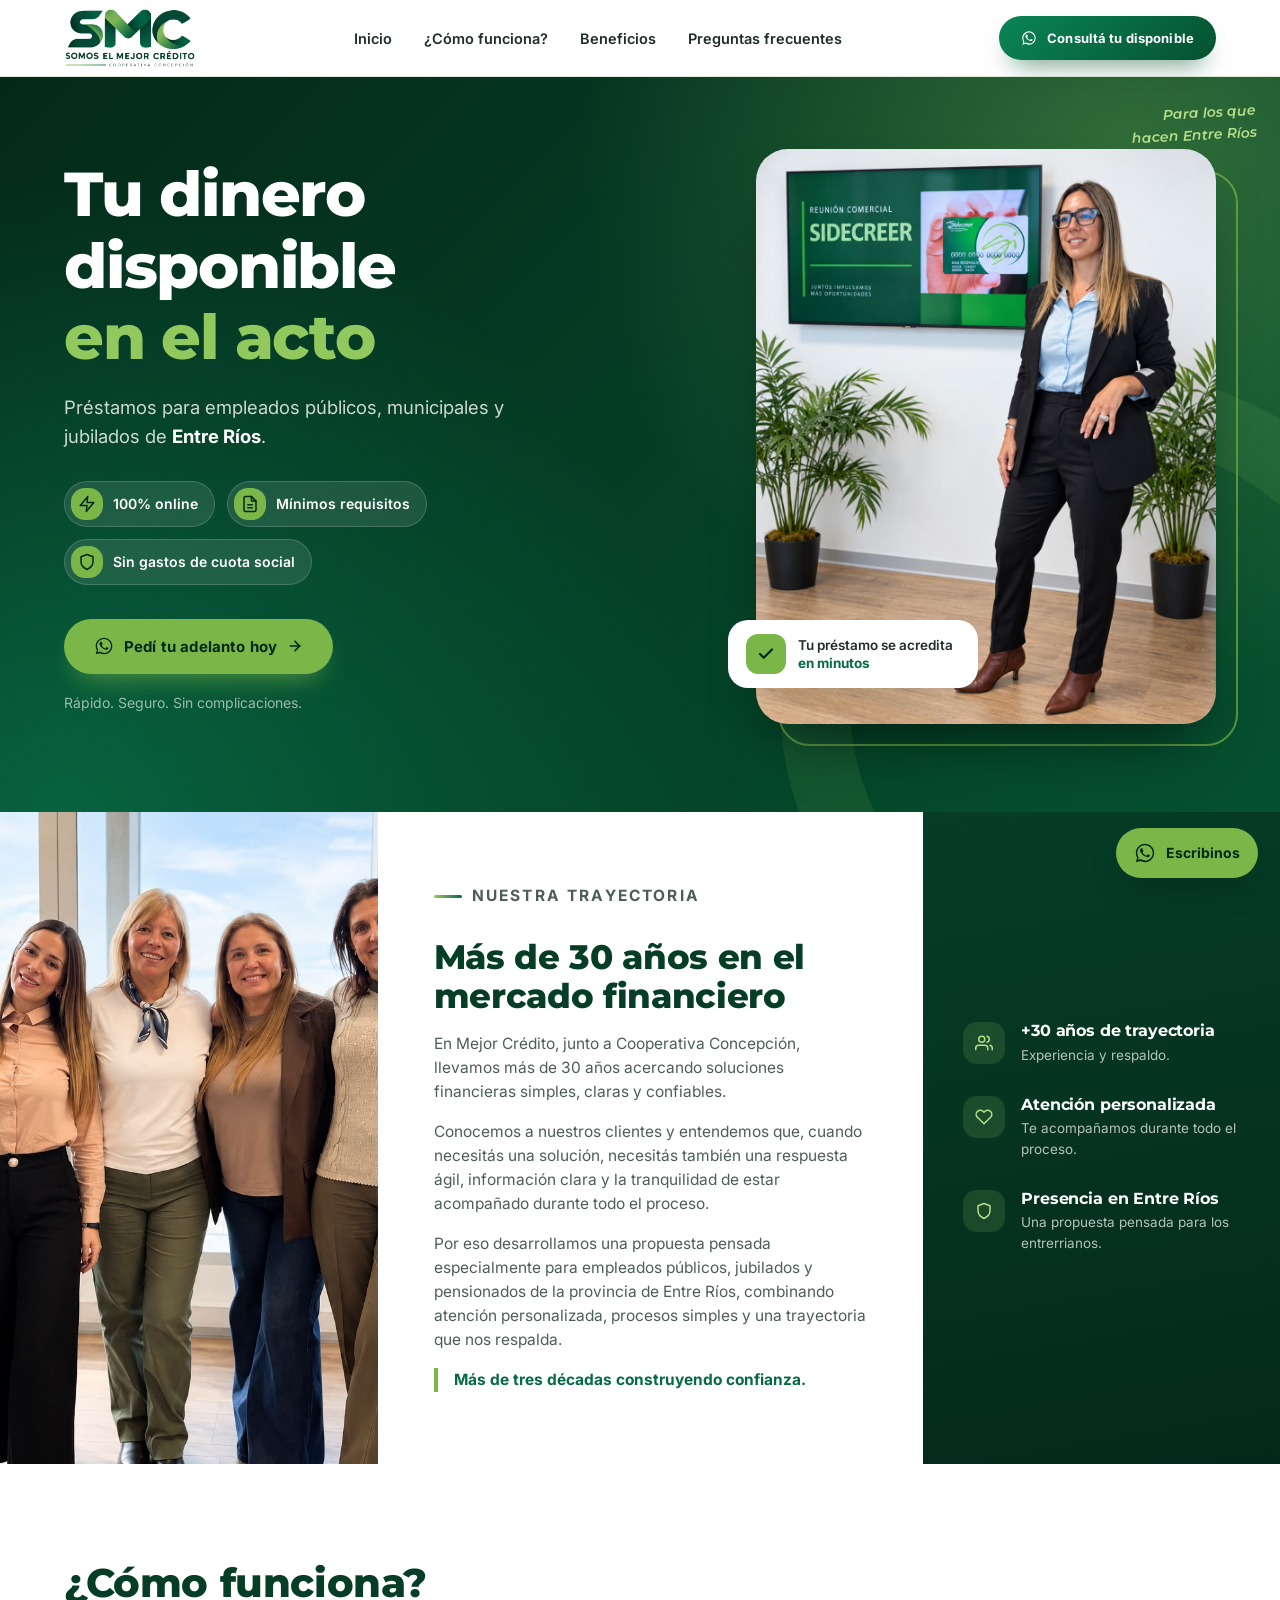
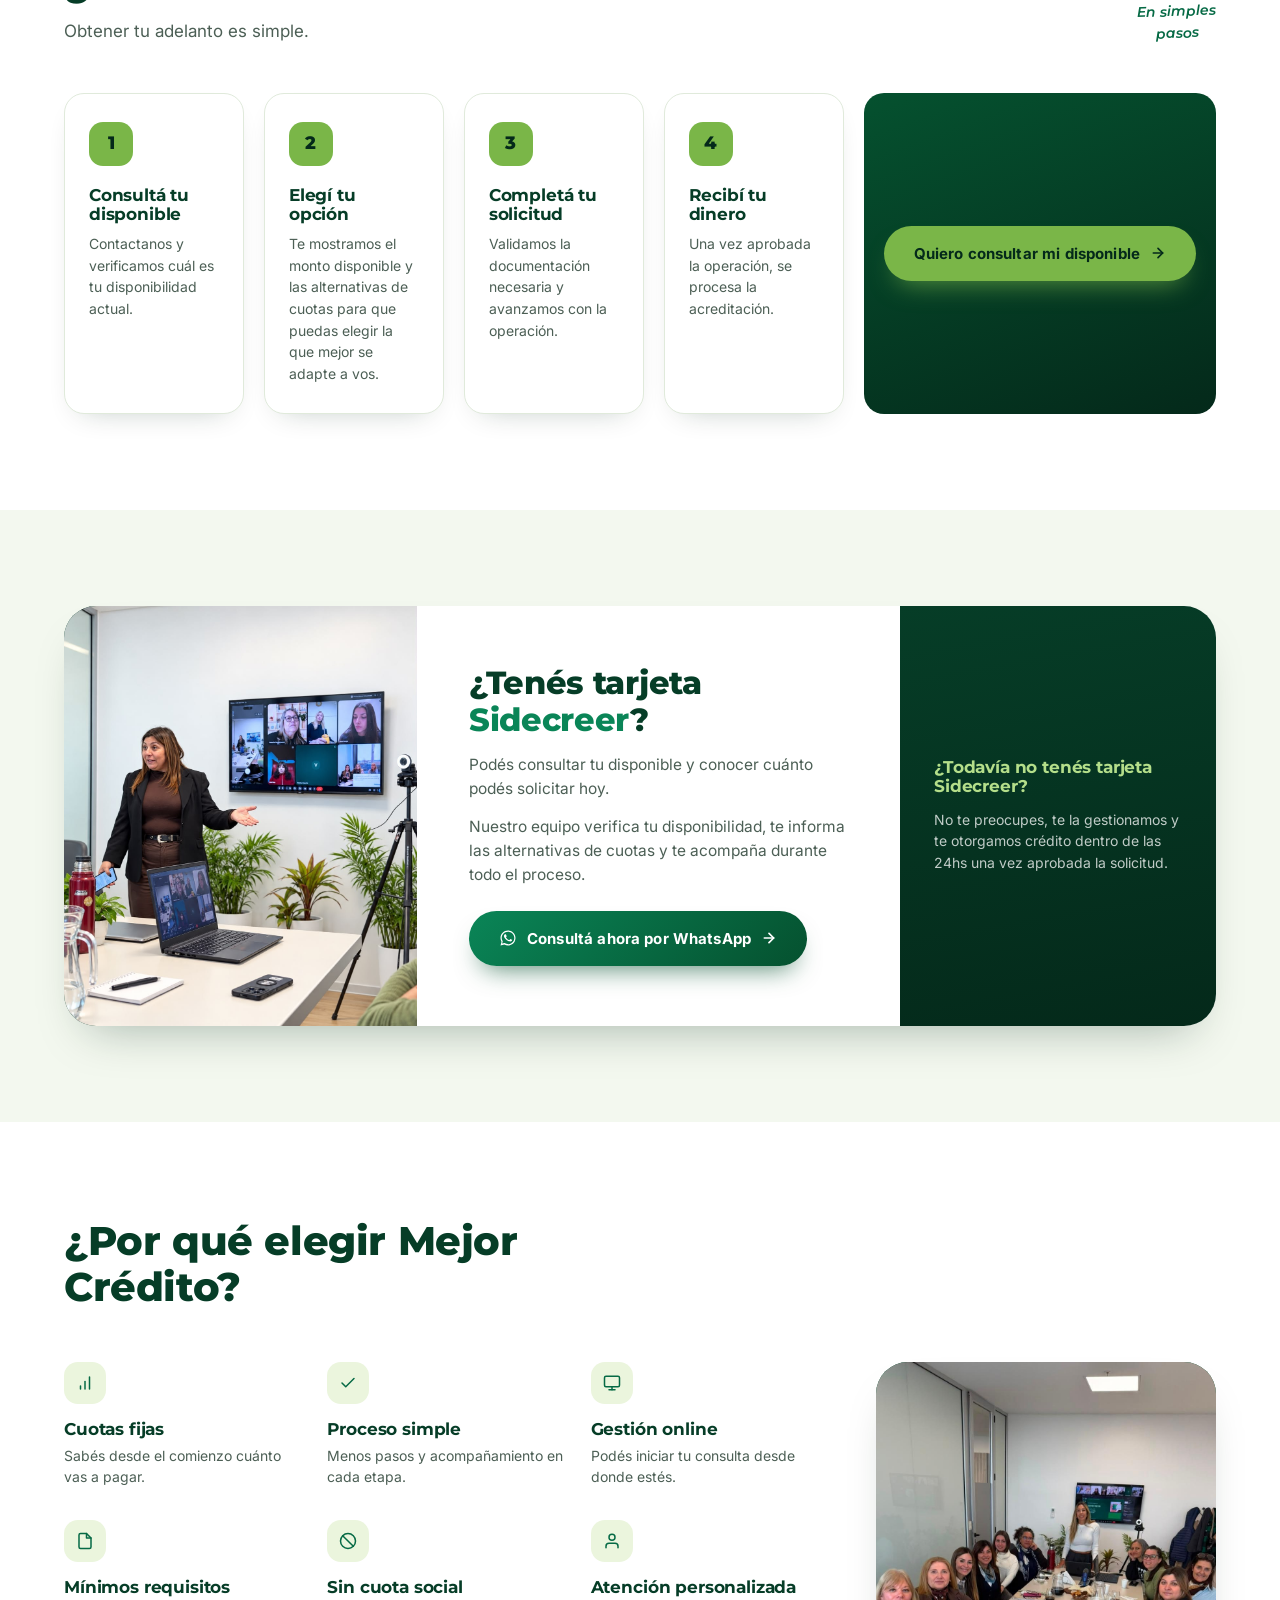
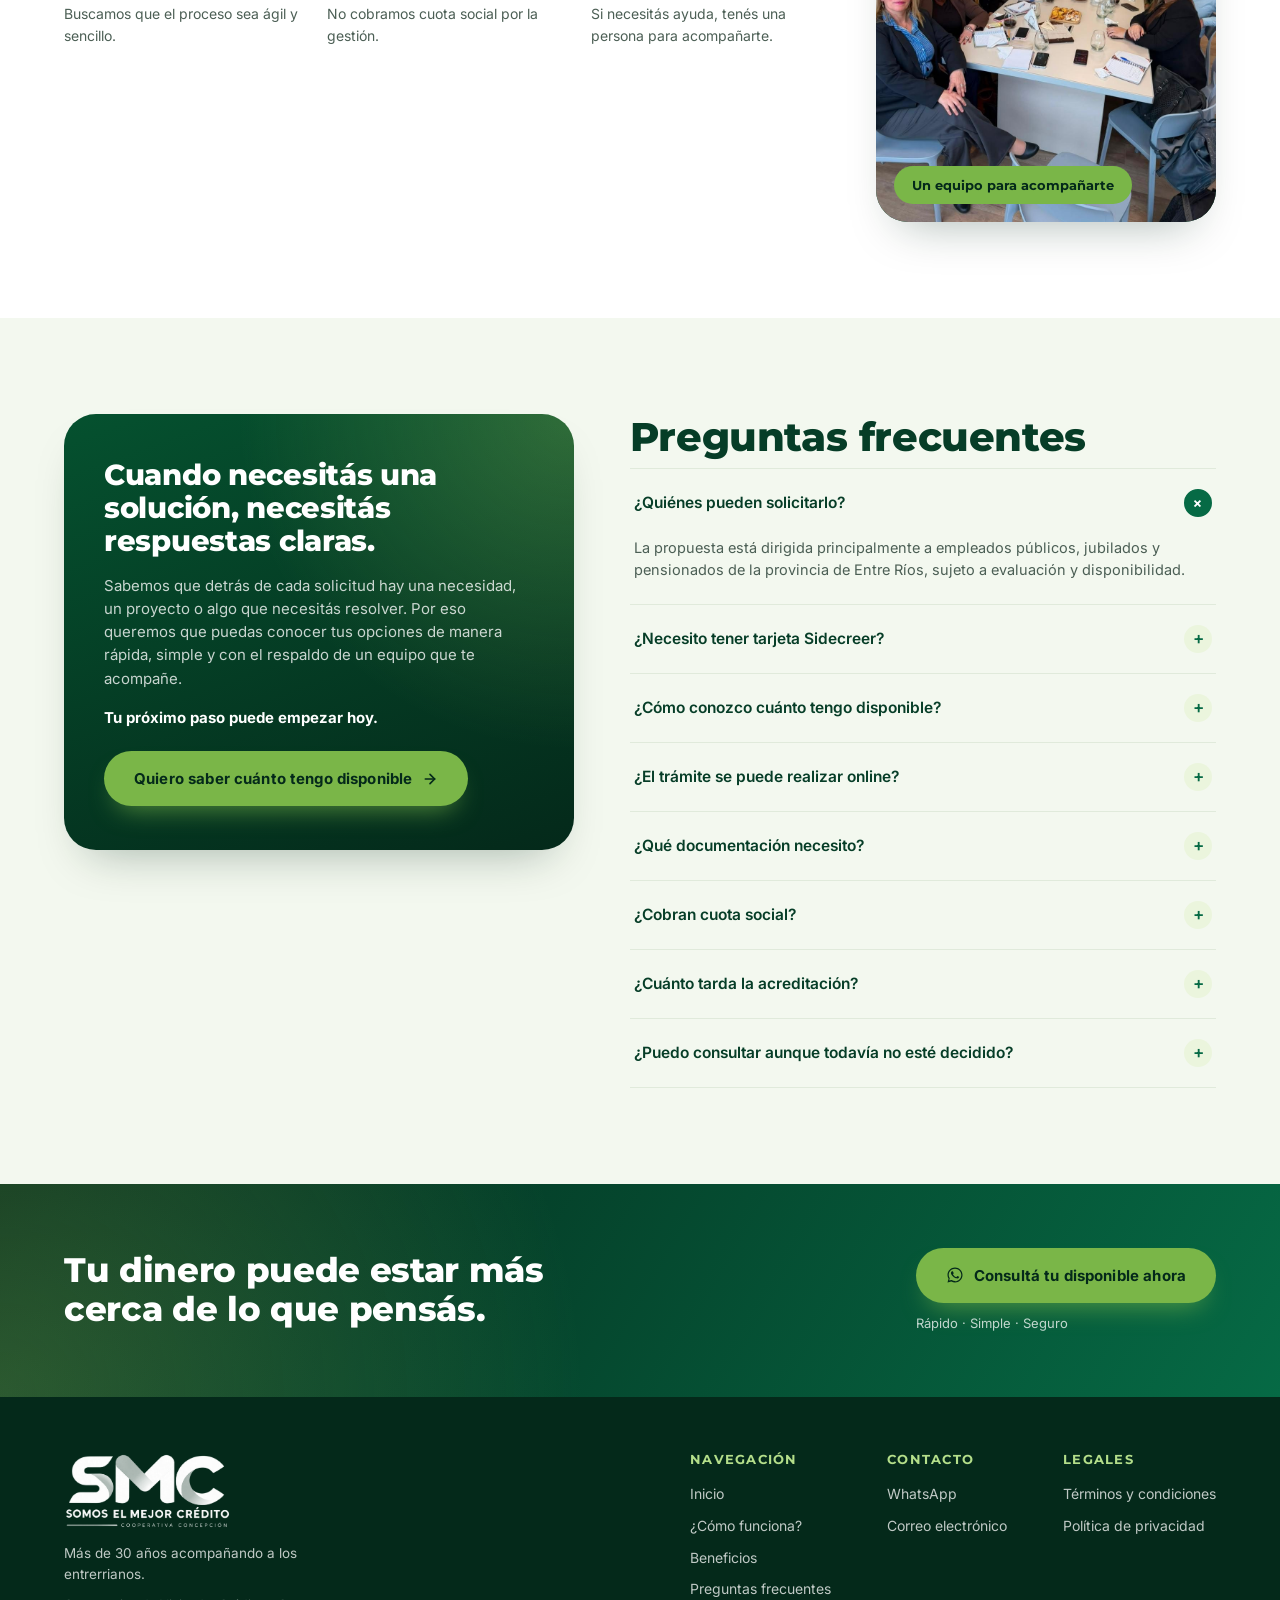
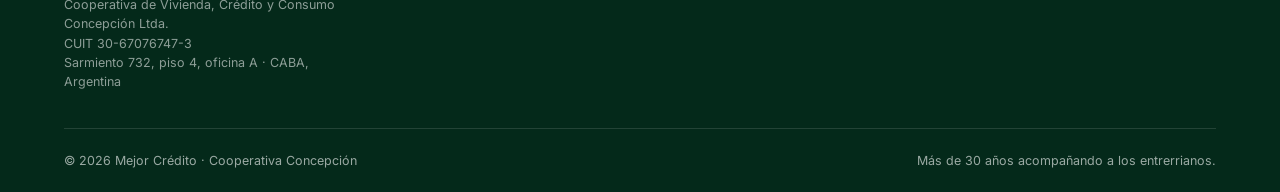
<file: index.html>
<!DOCTYPE html>
<html lang="es-AR">
<head>
<meta charset="UTF-8">
<meta name="viewport" content="width=device-width, initial-scale=1.0">
<title>SMC · Somos el Mejor Crédito | Préstamos para empleados públicos y jubilados en Entre Ríos</title>
<meta name="description" content="Consultá tu disponible y accedé a tu adelanto en minutos. Préstamos 100% online para empleados públicos, municipales, jubilados y pensionados de Entre Ríos, respaldados por Cooperativa Concepción. Mínimos requisitos, sin cuota social.">
<meta name="keywords" content="préstamos Entre Ríos, adelanto de sueldo, préstamos jubilados, préstamos empleados públicos, Sidecreer, Cooperativa Concepción, Mejor Crédito">
<meta name="author" content="Mejor Crédito - Cooperativa Concepción">
<meta name="robots" content="index, follow">
<link rel="canonical" href="https://www.mejorcredito.com.ar/">

<!-- Open Graph -->
<meta property="og:type" content="website">
<meta property="og:site_name" content="Mejor Crédito">
<meta property="og:locale" content="es_AR">
<meta property="og:title" content="Mejor Crédito | Tu dinero disponible en el acto">
<meta property="og:description" content="Préstamos para empleados públicos, municipales y jubilados de Entre Ríos. 100% online, mínimos requisitos y sin gastos de cuota social.">
<meta property="og:url" content="https://www.mejorcredito.com.ar/">
<meta property="og:image" content="https://www.mejorcredito.com.ar/assets/img/presentacion-sidecreer.jpg">

<!-- Twitter -->
<meta name="twitter:card" content="summary_large_image">
<meta name="twitter:title" content="Mejor Crédito | Tu dinero disponible en el acto">
<meta name="twitter:description" content="Préstamos para empleados públicos, municipales y jubilados de Entre Ríos. Consultá tu disponible por WhatsApp.">
<meta name="twitter:image" content="https://www.mejorcredito.com.ar/assets/img/presentacion-sidecreer.jpg">

<link rel="icon" type="image/png" href="assets/img/favicon.png">
<link rel="preconnect" href="https://fonts.googleapis.com">
<link rel="preconnect" href="https://fonts.gstatic.com" crossorigin>
<link href="https://fonts.googleapis.com/css2?family=Inter:wght@400;500;600;700&family=Montserrat:ital,wght@0,600;0,700;0,800;1,600&display=swap" rel="stylesheet">
<link rel="stylesheet" href="css/styles.css">

<script type="application/ld+json">
{
  "@context": "https://schema.org",
  "@type": "FinancialService",
  "name": "Mejor Crédito - Cooperativa Concepción",
  "description": "Préstamos y adelantos para empleados públicos, municipales, jubilados y pensionados de la provincia de Entre Ríos.",
  "url": "https://www.mejorcredito.com.ar/",
  "logo": "https://www.mejorcredito.com.ar/assets/img/logo-smc.png",
  "legalName": "Cooperativa de Vivienda, Crédito y Consumo Concepción Ltda.",
  "taxID": "30-67076747-3",
  "address": {
    "@type": "PostalAddress",
    "streetAddress": "Sarmiento 732, piso 4, oficina A",
    "addressLocality": "Ciudad Autónoma de Buenos Aires",
    "addressCountry": "AR"
  },
  "areaServed": {
    "@type": "State",
    "name": "Entre Ríos, Argentina"
  },
  "brand": {
    "@type": "Brand",
    "name": "Mejor Crédito"
  },
  "parentOrganization": {
    "@type": "Organization",
    "name": "Cooperativa Concepción"
  },
  "sameAs": []
}
</script>
<script type="application/ld+json">
{
  "@context": "https://schema.org",
  "@type": "FAQPage",
  "mainEntity": [
    {
      "@type": "Question",
      "name": "¿Quiénes pueden solicitarlo?",
      "acceptedAnswer": {
        "@type": "Answer",
        "text": "La propuesta está dirigida principalmente a empleados públicos, jubilados y pensionados de la provincia de Entre Ríos, sujeto a evaluación y disponibilidad."
      }
    },
    {
      "@type": "Question",
      "name": "¿Necesito tener tarjeta Sidecreer?",
      "acceptedAnswer": {
        "@type": "Answer",
        "text": "Si ya tenés tarjeta Sidecreer podemos consultar tu disponible. Si todavía no la tenés, nuestro equipo puede orientarte sobre las alternativas disponibles."
      }
    },
    {
      "@type": "Question",
      "name": "¿Cómo conozco cuánto tengo disponible?",
      "acceptedAnswer": {
        "@type": "Answer",
        "text": "Contactándonos por WhatsApp. Nuestro equipo verifica tu situación y te informa las opciones disponibles."
      }
    },
    {
      "@type": "Question",
      "name": "¿El trámite se puede realizar online?",
      "acceptedAnswer": {
        "@type": "Answer",
        "text": "El trámite es 100% online, seguro, con validaciones certificadas, asesores designados y un proceso con sistemas de seguridad validados."
      }
    },
    {
      "@type": "Question",
      "name": "¿Qué documentación necesito?",
      "acceptedAnswer": {
        "@type": "Answer",
        "text": "Foto del DNI de ambos lados, tarjeta Sidecreer y CBU."
      }
    },
    {
      "@type": "Question",
      "name": "¿Cobran cuota social?",
      "acceptedAnswer": {
        "@type": "Answer",
        "text": "No. Mejor Crédito no cobra cuota social por esta gestión."
      }
    },
    {
      "@type": "Question",
      "name": "¿Cuánto tarda la acreditación?",
      "acceptedAnswer": {
        "@type": "Answer",
        "text": "Una vez validada la documentación y teniendo disponible la acreditación, es en el momento."
      }
    },
    {
      "@type": "Question",
      "name": "¿Puedo consultar aunque todavía no esté decidido?",
      "acceptedAnswer": {
        "@type": "Answer",
        "text": "Sí. Podés consultar tu disponible y conocer tus opciones antes de decidir."
      }
    }
  ]
}
</script>
</head>
<body>

<a class="sr-only" href="#main">Saltar al contenido principal</a>

<header class="site-header">
  <div class="container">
    <a href="#inicio" class="brand" aria-label="SMC Somos el Mejor Crédito - Inicio">
      <img src="assets/img/logo-smc.png" alt="SMC · Somos el Mejor Crédito - Cooperativa Concepción" width="132" height="60">
    </a>
    <nav class="main-nav" aria-label="Navegación principal">
      <ul>
        <li><a href="#inicio">Inicio</a></li>
        <li><a href="#como-funciona">¿Cómo funciona?</a></li>
        <li><a href="#beneficios">Beneficios</a></li>
        <li><a href="#preguntas-frecuentes">Preguntas frecuentes</a></li>
      </ul>
    </nav>
    <div class="header-cta">
      <a class="btn btn-primary btn-small" href="https://wa.me/5493434000000?text=Hola%2C%20quiero%20consultar%20mi%20disponible%20de%20Mejor%20Cr%C3%A9dito." target="_blank" rel="noopener">
        <svg width="16" height="16" viewBox="0 0 24 24" fill="currentColor" aria-hidden="true"><path d="M17.5 14.4c-.3-.1-1.7-.9-2-.9-.3-.1-.5-.1-.7.1-.2.3-.8.9-.9 1.1-.2.2-.3.2-.6.1-.3-.1-1.2-.4-2.3-1.4-.9-.8-1.4-1.7-1.6-2-.2-.3 0-.5.1-.6.1-.1.3-.3.4-.5.1-.2.2-.3.3-.5.1-.2 0-.4 0-.5C10 9 9.5 7.8 9.3 7.3c-.2-.5-.4-.4-.6-.4h-.5c-.2 0-.5.1-.7.3-.2.3-.9.9-.9 2.1s.9 2.5 1.1 2.6c.1.2 1.9 2.9 4.6 4 .6.3 1.1.4 1.5.5.6.2 1.2.2 1.6.1.5-.1 1.7-.7 1.9-1.3.2-.6.2-1.1.2-1.2-.1-.1-.3-.2-.6-.3z"/><path d="M12 2C6.5 2 2 6.5 2 12c0 1.9.5 3.6 1.4 5.1L2 22l5.1-1.3C8.6 21.5 10.3 22 12 22c5.5 0 10-4.5 10-10S17.5 2 12 2zm0 18c-1.6 0-3.1-.4-4.4-1.2l-.3-.2-3.1.8.8-3-.2-.3C4 14.9 3.6 13.5 3.6 12c0-4.6 3.8-8.4 8.4-8.4s8.4 3.8 8.4 8.4-3.8 8.4-8.4 8.4z"/></svg>
        Consultá tu disponible
      </a>
    </div>
  </div>
</header>

<main id="main">

  <!-- ===================== HERO ===================== -->
  <section class="hero" id="inicio">
    <p class="hero-tag">Para los que<br>hacen Entre Ríos</p>
    <div class="container">
      <div class="hero-copy">
        <h1>Tu dinero disponible<span class="accent">en el acto</span></h1>
        <p class="lede">Préstamos para empleados públicos, municipales y jubilados de <strong>Entre Ríos</strong>.</p>

        <ul class="hero-features">
          <li class="hero-feature">
            <span class="icon-chip"><svg width="18" height="18" viewBox="0 0 24 24" fill="none" stroke="currentColor" stroke-width="2" stroke-linecap="round" stroke-linejoin="round"><polygon points="13 2 3 14 12 14 11 22 21 10 12 10 13 2"/></svg></span>
            100% online
          </li>
          <li class="hero-feature">
            <span class="icon-chip"><svg width="18" height="18" viewBox="0 0 24 24" fill="none" stroke="currentColor" stroke-width="2" stroke-linecap="round" stroke-linejoin="round"><path d="M14 2H6a2 2 0 0 0-2 2v16a2 2 0 0 0 2 2h12a2 2 0 0 0 2-2V8z"/><polyline points="14 2 14 8 20 8"/><line x1="9" y1="13" x2="15" y2="13"/><line x1="9" y1="17" x2="15" y2="17"/></svg></span>
            Mínimos requisitos
          </li>
          <li class="hero-feature">
            <span class="icon-chip"><svg width="18" height="18" viewBox="0 0 24 24" fill="none" stroke="currentColor" stroke-width="2" stroke-linecap="round" stroke-linejoin="round"><path d="M12 22s8-4 8-10V5l-8-3-8 3v7c0 6 8 10 8 10z"/></svg></span>
            Sin gastos de cuota social
          </li>
        </ul>

        <a class="btn btn-lime" href="https://wa.me/5493434000000?text=Hola%2C%20quiero%20consultar%20mi%20disponible%20de%20Mejor%20Cr%C3%A9dito." target="_blank" rel="noopener">
          <svg width="20" height="20" viewBox="0 0 24 24" fill="currentColor" aria-hidden="true"><path d="M17.5 14.4c-.3-.1-1.7-.9-2-.9-.3-.1-.5-.1-.7.1-.2.3-.8.9-.9 1.1-.2.2-.3.2-.6.1-.3-.1-1.2-.4-2.3-1.4-.9-.8-1.4-1.7-1.6-2-.2-.3 0-.5.1-.6.1-.1.3-.3.4-.5.1-.2.2-.3.3-.5.1-.2 0-.4 0-.5C10 9 9.5 7.8 9.3 7.3c-.2-.5-.4-.4-.6-.4h-.5c-.2 0-.5.1-.7.3-.2.3-.9.9-.9 2.1s.9 2.5 1.1 2.6c.1.2 1.9 2.9 4.6 4 .6.3 1.1.4 1.5.5.6.2 1.2.2 1.6.1.5-.1 1.7-.7 1.9-1.3.2-.6.2-1.1.2-1.2-.1-.1-.3-.2-.6-.3z"/><path d="M12 2C6.5 2 2 6.5 2 12c0 1.9.5 3.6 1.4 5.1L2 22l5.1-1.3C8.6 21.5 10.3 22 12 22c5.5 0 10-4.5 10-10S17.5 2 12 2zm0 18c-1.6 0-3.1-.4-4.4-1.2l-.3-.2-3.1.8.8-3-.2-.3C4 14.9 3.6 13.5 3.6 12c0-4.6 3.8-8.4 8.4-8.4s8.4 3.8 8.4 8.4-3.8 8.4-8.4 8.4z"/></svg>
          Pedí tu adelanto hoy
          <svg width="16" height="16" viewBox="0 0 24 24" fill="none" stroke="currentColor" stroke-width="2.5" stroke-linecap="round" stroke-linejoin="round"><line x1="5" y1="12" x2="19" y2="12"/><polyline points="12 5 19 12 12 19"/></svg>
        </a>
        <p class="hero-foot">Rápido. Seguro. Sin complicaciones.</p>
      </div>

      <div class="hero-visual">
        <div class="hero-photo">
          <img src="assets/img/presentacion-sidecreer.jpg" alt="Asesora de Mejor Crédito presentando la tarjeta Sidecreer" width="960" height="1280" loading="eager">
        </div>
        <div class="hero-badge">
          <span class="check"><svg width="18" height="18" viewBox="0 0 24 24" fill="none" stroke="currentColor" stroke-width="3" stroke-linecap="round" stroke-linejoin="round"><polyline points="20 6 9 17 4 12"/></svg></span>
          <p>Tu préstamo se acredita <strong>en minutos</strong></p>
        </div>
      </div>
    </div>
  </section>

  <!-- ===================== TRAYECTORIA ===================== -->
  <section class="trust" aria-labelledby="trust-title">
    <div class="trust-grid">
      <div class="trust-photo">
        <img src="assets/img/equipo-grupo.jpg" alt="Equipo de Cooperativa Concepción frente a los ventanales de la oficina, con vista al río" width="1536" height="1024" loading="lazy">
      </div>
      <div class="trust-copy">
        <p class="eyebrow">Nuestra trayectoria</p>
        <h2 id="trust-title">Más de 30 años en el mercado financiero</h2>
        <p>En Mejor Crédito, junto a Cooperativa Concepción, llevamos más de 30 años acercando soluciones financieras simples, claras y confiables.</p>
        <p>Conocemos a nuestros clientes y entendemos que, cuando necesitás una solución, necesitás también una respuesta ágil, información clara y la tranquilidad de estar acompañado durante todo el proceso.</p>
        <p>Por eso desarrollamos una propuesta pensada especialmente para empleados públicos, jubilados y pensionados de la provincia de Entre Ríos, combinando atención personalizada, procesos simples y una trayectoria que nos respalda.</p>
        <p class="highlight">Más de tres décadas construyendo confianza.</p>
      </div>
      <div class="trust-stats">
        <div class="trust-stat">
          <span class="icon-chip"><svg width="18" height="18" viewBox="0 0 24 24" fill="none" stroke="currentColor" stroke-width="2" stroke-linecap="round" stroke-linejoin="round"><path d="M17 21v-2a4 4 0 0 0-4-4H5a4 4 0 0 0-4 4v2"/><circle cx="9" cy="7" r="4"/><path d="M23 21v-2a4 4 0 0 0-3-3.87"/><path d="M16 3.13a4 4 0 0 1 0 7.75"/></svg></span>
          <div>
            <h3>+30 años de trayectoria</h3>
            <p>Experiencia y respaldo.</p>
          </div>
        </div>
        <div class="trust-stat">
          <span class="icon-chip"><svg width="18" height="18" viewBox="0 0 24 24" fill="none" stroke="currentColor" stroke-width="2" stroke-linecap="round" stroke-linejoin="round"><path d="M20.8 4.6a5.5 5.5 0 0 0-7.8 0L12 5.6l-1-1a5.5 5.5 0 0 0-7.8 7.8l1 1L12 21l7.8-7.6 1-1a5.5 5.5 0 0 0 0-7.8z"/></svg></span>
          <div>
            <h3>Atención personalizada</h3>
            <p>Te acompañamos durante todo el proceso.</p>
          </div>
        </div>
        <div class="trust-stat">
          <span class="icon-chip"><svg width="18" height="18" viewBox="0 0 24 24" fill="none" stroke="currentColor" stroke-width="2" stroke-linecap="round" stroke-linejoin="round"><path d="M12 22s8-4 8-10V5l-8-3-8 3v7c0 6 8 10 8 10z"/></svg></span>
          <div>
            <h3>Presencia en Entre Ríos</h3>
            <p>Una propuesta pensada para los entrerrianos.</p>
          </div>
        </div>
      </div>
    </div>
  </section>

  <!-- ===================== COMO FUNCIONA ===================== -->
  <section class="section" id="como-funciona" aria-labelledby="steps-title">
    <div class="container">
      <div class="steps-head">
        <div class="section-head" style="margin-bottom:0;">
          <h2 id="steps-title">¿Cómo funciona?</h2>
          <p>Obtener tu adelanto es simple.</p>
        </div>
        <span class="steps-scribble">En simples<br>pasos</span>
      </div>

      <div class="steps-grid">
        <article class="step-card">
          <span class="step-num">1</span>
          <h3>Consultá tu disponible</h3>
          <p>Contactanos y verificamos cuál es tu disponibilidad actual.</p>
        </article>
        <article class="step-card">
          <span class="step-num">2</span>
          <h3>Elegí tu opción</h3>
          <p>Te mostramos el monto disponible y las alternativas de cuotas para que puedas elegir la que mejor se adapte a vos.</p>
        </article>
        <article class="step-card">
          <span class="step-num">3</span>
          <h3>Completá tu solicitud</h3>
          <p>Validamos la documentación necesaria y avanzamos con la operación.</p>
        </article>
        <article class="step-card">
          <span class="step-num">4</span>
          <h3>Recibí tu dinero</h3>
          <p>Una vez aprobada la operación, se procesa la acreditación.</p>
        </article>
        <div class="steps-cta">
          <a class="btn btn-lime" href="https://wa.me/5493434000000?text=Hola%2C%20quiero%20consultar%20mi%20disponible%20de%20Mejor%20Cr%C3%A9dito." target="_blank" rel="noopener">
            Quiero consultar mi disponible
            <svg width="16" height="16" viewBox="0 0 24 24" fill="none" stroke="currentColor" stroke-width="2.5" stroke-linecap="round" stroke-linejoin="round"><line x1="5" y1="12" x2="19" y2="12"/><polyline points="12 5 19 12 12 19"/></svg>
          </a>
        </div>
      </div>
    </div>
  </section>

  <!-- ===================== SIDECREER ===================== -->
  <section class="section section--muted" aria-labelledby="sidecreer-title">
    <div class="container">
      <div class="sidecreer">
        <div class="sidecreer-photo">
          <img src="assets/img/equipo-videollamada.jpg" alt="Asesora de Mejor Crédito acompañando al equipo en una reunión virtual" width="1086" height="1448" loading="lazy">
        </div>
        <div class="sidecreer-body">
          <h2 id="sidecreer-title">¿Tenés tarjeta <span class="brand-green">Sidecreer</span>?</h2>
          <p>Podés consultar tu disponible y conocer cuánto podés solicitar hoy.</p>
          <p>Nuestro equipo verifica tu disponibilidad, te informa las alternativas de cuotas y te acompaña durante todo el proceso.</p>
          <a class="btn btn-primary" href="https://wa.me/5493434000000?text=Hola%2C%20tengo%20tarjeta%20Sidecreer%20y%20quiero%20consultar%20mi%20disponible." target="_blank" rel="noopener">
            <svg width="18" height="18" viewBox="0 0 24 24" fill="currentColor" aria-hidden="true"><path d="M17.5 14.4c-.3-.1-1.7-.9-2-.9-.3-.1-.5-.1-.7.1-.2.3-.8.9-.9 1.1-.2.2-.3.2-.6.1-.3-.1-1.2-.4-2.3-1.4-.9-.8-1.4-1.7-1.6-2-.2-.3 0-.5.1-.6.1-.1.3-.3.4-.5.1-.2.2-.3.3-.5.1-.2 0-.4 0-.5C10 9 9.5 7.8 9.3 7.3c-.2-.5-.4-.4-.6-.4h-.5c-.2 0-.5.1-.7.3-.2.3-.9.9-.9 2.1s.9 2.5 1.1 2.6c.1.2 1.9 2.9 4.6 4 .6.3 1.1.4 1.5.5.6.2 1.2.2 1.6.1.5-.1 1.7-.7 1.9-1.3.2-.6.2-1.1.2-1.2-.1-.1-.3-.2-.6-.3z"/><path d="M12 2C6.5 2 2 6.5 2 12c0 1.9.5 3.6 1.4 5.1L2 22l5.1-1.3C8.6 21.5 10.3 22 12 22c5.5 0 10-4.5 10-10S17.5 2 12 2zm0 18c-1.6 0-3.1-.4-4.4-1.2l-.3-.2-3.1.8.8-3-.2-.3C4 14.9 3.6 13.5 3.6 12c0-4.6 3.8-8.4 8.4-8.4s8.4 3.8 8.4 8.4-3.8 8.4-8.4 8.4z"/></svg>
            Consultá ahora por WhatsApp
            <svg width="16" height="16" viewBox="0 0 24 24" fill="none" stroke="currentColor" stroke-width="2.5" stroke-linecap="round" stroke-linejoin="round"><line x1="5" y1="12" x2="19" y2="12"/><polyline points="12 5 19 12 12 19"/></svg>
          </a>
        </div>
        <div class="sidecreer-aside">
          <h3>¿Todavía no tenés tarjeta Sidecreer?</h3>
          <p>No te preocupes, te la gestionamos y te otorgamos crédito dentro de las 24hs una vez aprobada la solicitud.</p>
        </div>
      </div>
    </div>
  </section>

  <!-- ===================== BENEFICIOS ===================== -->
  <section class="section" id="beneficios" aria-labelledby="benefits-title">
    <div class="container">
      <div class="section-head">
        <h2 id="benefits-title">¿Por qué elegir Mejor Crédito?</h2>
      </div>
      <div class="benefits-layout">
        <div class="benefits-grid">
          <article class="benefit-item">
            <span class="icon-chip"><svg width="18" height="18" viewBox="0 0 24 24" fill="none" stroke="currentColor" stroke-width="2" stroke-linecap="round" stroke-linejoin="round"><line x1="12" y1="20" x2="12" y2="10"/><line x1="18" y1="20" x2="18" y2="4"/><line x1="6" y1="20" x2="6" y2="16"/></svg></span>
            <h3>Cuotas fijas</h3>
            <p>Sabés desde el comienzo cuánto vas a pagar.</p>
          </article>
          <article class="benefit-item">
            <span class="icon-chip"><svg width="18" height="18" viewBox="0 0 24 24" fill="none" stroke="currentColor" stroke-width="2" stroke-linecap="round" stroke-linejoin="round"><polyline points="20 6 9 17 4 12"/></svg></span>
            <h3>Proceso simple</h3>
            <p>Menos pasos y acompañamiento en cada etapa.</p>
          </article>
          <article class="benefit-item">
            <span class="icon-chip"><svg width="18" height="18" viewBox="0 0 24 24" fill="none" stroke="currentColor" stroke-width="2" stroke-linecap="round" stroke-linejoin="round"><rect x="2" y="3" width="20" height="14" rx="2"/><line x1="8" y1="21" x2="16" y2="21"/><line x1="12" y1="17" x2="12" y2="21"/></svg></span>
            <h3>Gestión online</h3>
            <p>Podés iniciar tu consulta desde donde estés.</p>
          </article>
          <article class="benefit-item">
            <span class="icon-chip"><svg width="18" height="18" viewBox="0 0 24 24" fill="none" stroke="currentColor" stroke-width="2" stroke-linecap="round" stroke-linejoin="round"><path d="M14 2H6a2 2 0 0 0-2 2v16a2 2 0 0 0 2 2h12a2 2 0 0 0 2-2V8z"/><polyline points="14 2 14 8 20 8"/></svg></span>
            <h3>Mínimos requisitos</h3>
            <p>Buscamos que el proceso sea ágil y sencillo.</p>
          </article>
          <article class="benefit-item">
            <span class="icon-chip"><svg width="18" height="18" viewBox="0 0 24 24" fill="none" stroke="currentColor" stroke-width="2" stroke-linecap="round" stroke-linejoin="round"><circle cx="12" cy="12" r="10"/><line x1="4.9" y1="4.9" x2="19.1" y2="19.1"/></svg></span>
            <h3>Sin cuota social</h3>
            <p>No cobramos cuota social por la gestión.</p>
          </article>
          <article class="benefit-item">
            <span class="icon-chip"><svg width="18" height="18" viewBox="0 0 24 24" fill="none" stroke="currentColor" stroke-width="2" stroke-linecap="round" stroke-linejoin="round"><path d="M20 21v-2a4 4 0 0 0-4-4H8a4 4 0 0 0-4 4v2"/><circle cx="12" cy="7" r="4"/></svg></span>
            <h3>Atención personalizada</h3>
            <p>Si necesitás ayuda, tenés una persona para acompañarte.</p>
          </article>
        </div>
        <div class="benefits-photo">
          <img src="assets/img/equipo-mesa.jpg" alt="Equipo de atención de Mejor Crédito reunido en torno a una mesa de trabajo" width="960" height="1280" loading="lazy">
          <span class="benefits-tag">Un equipo para acompañarte</span>
        </div>
      </div>
    </div>
  </section>

  <!-- ===================== CONFIANZA + FAQ ===================== -->
  <section class="section section--muted split-section" id="preguntas-frecuentes">
    <div class="container">
      <div class="trust-cta-card">
          <h2>Cuando necesitás una solución, necesitás respuestas claras.</h2>
          <p>Sabemos que detrás de cada solicitud hay una necesidad, un proyecto o algo que necesitás resolver. Por eso queremos que puedas conocer tus opciones de manera rápida, simple y con el respaldo de un equipo que te acompañe.</p>
          <p><strong>Tu próximo paso puede empezar hoy.</strong></p>
          <a class="btn btn-lime" href="https://wa.me/5493434000000?text=Hola%2C%20quiero%20saber%20cu%C3%A1nto%20tengo%20disponible%20en%20Mejor%20Cr%C3%A9dito." target="_blank" rel="noopener">
            Quiero saber cuánto tengo disponible
            <svg width="16" height="16" viewBox="0 0 24 24" fill="none" stroke="currentColor" stroke-width="2.5" stroke-linecap="round" stroke-linejoin="round"><line x1="5" y1="12" x2="19" y2="12"/><polyline points="12 5 19 12 12 19"/></svg>
          </a>
      </div>

      <div class="faq-wrap">
        <div class="section-head" style="margin-bottom:8px;">
          <h2>Preguntas frecuentes</h2>
        </div>
        <div class="faq-list">
          <details class="faq-item" name="faq" open>
            <summary class="faq-question">¿Quiénes pueden solicitarlo? <span class="plus">+</span></summary>
            <div class="faq-answer">La propuesta está dirigida principalmente a empleados públicos, jubilados y pensionados de la provincia de Entre Ríos, sujeto a evaluación y disponibilidad.</div>
          </details>
          <details class="faq-item" name="faq">
            <summary class="faq-question">¿Necesito tener tarjeta Sidecreer? <span class="plus">+</span></summary>
            <div class="faq-answer">Si ya tenés tarjeta Sidecreer podemos consultar tu disponible. Si todavía no la tenés, nuestro equipo puede orientarte sobre las alternativas disponibles.</div>
          </details>
          <details class="faq-item" name="faq">
            <summary class="faq-question">¿Cómo conozco cuánto tengo disponible? <span class="plus">+</span></summary>
            <div class="faq-answer">Contactándonos por WhatsApp. Nuestro equipo verifica tu situación y te informa las opciones disponibles.</div>
          </details>
          <details class="faq-item" name="faq">
            <summary class="faq-question">¿El trámite se puede realizar online? <span class="plus">+</span></summary>
            <div class="faq-answer">El trámite es 100% online, seguro, con validaciones certificadas, asesores designados y un proceso con sistemas de seguridad validados.</div>
          </details>
          <details class="faq-item" name="faq">
            <summary class="faq-question">¿Qué documentación necesito? <span class="plus">+</span></summary>
            <div class="faq-answer">Foto del DNI de ambos lados, tarjeta Sidecreer y CBU.</div>
          </details>
          <details class="faq-item" name="faq">
            <summary class="faq-question">¿Cobran cuota social? <span class="plus">+</span></summary>
            <div class="faq-answer">No. Mejor Crédito no cobra cuota social por esta gestión.</div>
          </details>
          <details class="faq-item" name="faq">
            <summary class="faq-question">¿Cuánto tarda la acreditación? <span class="plus">+</span></summary>
            <div class="faq-answer">Una vez validada la documentación y teniendo disponible la acreditación, es en el momento.</div>
          </details>
          <details class="faq-item" name="faq">
            <summary class="faq-question">¿Puedo consultar aunque todavía no esté decidido? <span class="plus">+</span></summary>
            <div class="faq-answer">Sí. Podés consultar tu disponible y conocer tus opciones antes de decidir.</div>
          </details>
        </div>
      </div>
    </div>
  </section>

  <!-- ===================== CTA FINAL ===================== -->
  <section class="final-cta">
    <div class="container">
      <h2>Tu dinero puede estar más cerca de lo que pensás.</h2>
      <div class="final-cta-right">
        <a class="btn btn-lime btn-block-mobile" href="https://wa.me/5493434000000?text=Hola%2C%20quiero%20consultar%20mi%20disponible%20de%20Mejor%20Cr%C3%A9dito." target="_blank" rel="noopener">
          <svg width="18" height="18" viewBox="0 0 24 24" fill="currentColor" aria-hidden="true"><path d="M17.5 14.4c-.3-.1-1.7-.9-2-.9-.3-.1-.5-.1-.7.1-.2.3-.8.9-.9 1.1-.2.2-.3.2-.6.1-.3-.1-1.2-.4-2.3-1.4-.9-.8-1.4-1.7-1.6-2-.2-.3 0-.5.1-.6.1-.1.3-.3.4-.5.1-.2.2-.3.3-.5.1-.2 0-.4 0-.5C10 9 9.5 7.8 9.3 7.3c-.2-.5-.4-.4-.6-.4h-.5c-.2 0-.5.1-.7.3-.2.3-.9.9-.9 2.1s.9 2.5 1.1 2.6c.1.2 1.9 2.9 4.6 4 .6.3 1.1.4 1.5.5.6.2 1.2.2 1.6.1.5-.1 1.7-.7 1.9-1.3.2-.6.2-1.1.2-1.2-.1-.1-.3-.2-.6-.3z"/><path d="M12 2C6.5 2 2 6.5 2 12c0 1.9.5 3.6 1.4 5.1L2 22l5.1-1.3C8.6 21.5 10.3 22 12 22c5.5 0 10-4.5 10-10S17.5 2 12 2zm0 18c-1.6 0-3.1-.4-4.4-1.2l-.3-.2-3.1.8.8-3-.2-.3C4 14.9 3.6 13.5 3.6 12c0-4.6 3.8-8.4 8.4-8.4s8.4 3.8 8.4 8.4-3.8 8.4-8.4 8.4z"/></svg>
          Consultá tu disponible ahora
        </a>
        <small>Rápido · Simple · Seguro</small>
      </div>
    </div>
  </section>

</main>

<footer class="site-footer">
  <div class="container">
    <div class="footer-top">
      <div class="footer-brand">
        <img src="assets/img/logo-smc-white.png" alt="SMC · Somos el Mejor Crédito - Cooperativa Concepción" width="167" height="76">
        <p>Más de 30 años acompañando a los entrerrianos.</p>
        <p class="legal-id">Cooperativa de Vivienda, Crédito y Consumo Concepción Ltda.<br>CUIT 30-67076747-3<br>Sarmiento 732, piso 4, oficina A · CABA, Argentina</p>
      </div>
      <div class="footer-links">
        <div class="footer-col">
          <h4>Navegación</h4>
          <ul>
            <li><a href="#inicio">Inicio</a></li>
            <li><a href="#como-funciona">¿Cómo funciona?</a></li>
            <li><a href="#beneficios">Beneficios</a></li>
            <li><a href="#preguntas-frecuentes">Preguntas frecuentes</a></li>
          </ul>
        </div>
        <div class="footer-col">
          <h4>Contacto</h4>
          <ul>
            <li><a href="https://wa.me/5493434000000" target="_blank" rel="noopener">WhatsApp</a></li>
            <li><a href="mailto:consultas.mejorcredito@gmail.com">Correo electrónico</a></li>
          </ul>
        </div>
        <div class="footer-col">
          <h4>Legales</h4>
          <ul>
            <li><a href="terminos-y-condiciones.html">Términos y condiciones</a></li>
            <li><a href="politica-de-privacidad.html">Política de privacidad</a></li>
          </ul>
        </div>
      </div>
    </div>
    <div class="footer-bottom">
      <span>© <span id="year"></span> Mejor Crédito · Cooperativa Concepción</span>
      <span>Más de 30 años acompañando a los entrerrianos.</span>
    </div>
  </div>
</footer>

<a class="wa-float" href="https://wa.me/5493434000000?text=Hola%2C%20quiero%20consultar%20mi%20disponible%20de%20Mejor%20Cr%C3%A9dito." target="_blank" rel="noopener" aria-label="Consultar por WhatsApp">
  <svg width="22" height="22" viewBox="0 0 24 24" fill="currentColor" aria-hidden="true"><path d="M17.5 14.4c-.3-.1-1.7-.9-2-.9-.3-.1-.5-.1-.7.1-.2.3-.8.9-.9 1.1-.2.2-.3.2-.6.1-.3-.1-1.2-.4-2.3-1.4-.9-.8-1.4-1.7-1.6-2-.2-.3 0-.5.1-.6.1-.1.3-.3.4-.5.1-.2.2-.3.3-.5.1-.2 0-.4 0-.5C10 9 9.5 7.8 9.3 7.3c-.2-.5-.4-.4-.6-.4h-.5c-.2 0-.5.1-.7.3-.2.3-.9.9-.9 2.1s.9 2.5 1.1 2.6c.1.2 1.9 2.9 4.6 4 .6.3 1.1.4 1.5.5.6.2 1.2.2 1.6.1.5-.1 1.7-.7 1.9-1.3.2-.6.2-1.1.2-1.2-.1-.1-.3-.2-.6-.3z"/><path d="M12 2C6.5 2 2 6.5 2 12c0 1.9.5 3.6 1.4 5.1L2 22l5.1-1.3C8.6 21.5 10.3 22 12 22c5.5 0 10-4.5 10-10S17.5 2 12 2zm0 18c-1.6 0-3.1-.4-4.4-1.2l-.3-.2-3.1.8.8-3-.2-.3C4 14.9 3.6 13.5 3.6 12c0-4.6 3.8-8.4 8.4-8.4s8.4 3.8 8.4 8.4-3.8 8.4-8.4 8.4z"/></svg>
  <span>Escribinos</span>
</a>

<script src="js/main.js"></script>
</body>
</html>
</file>
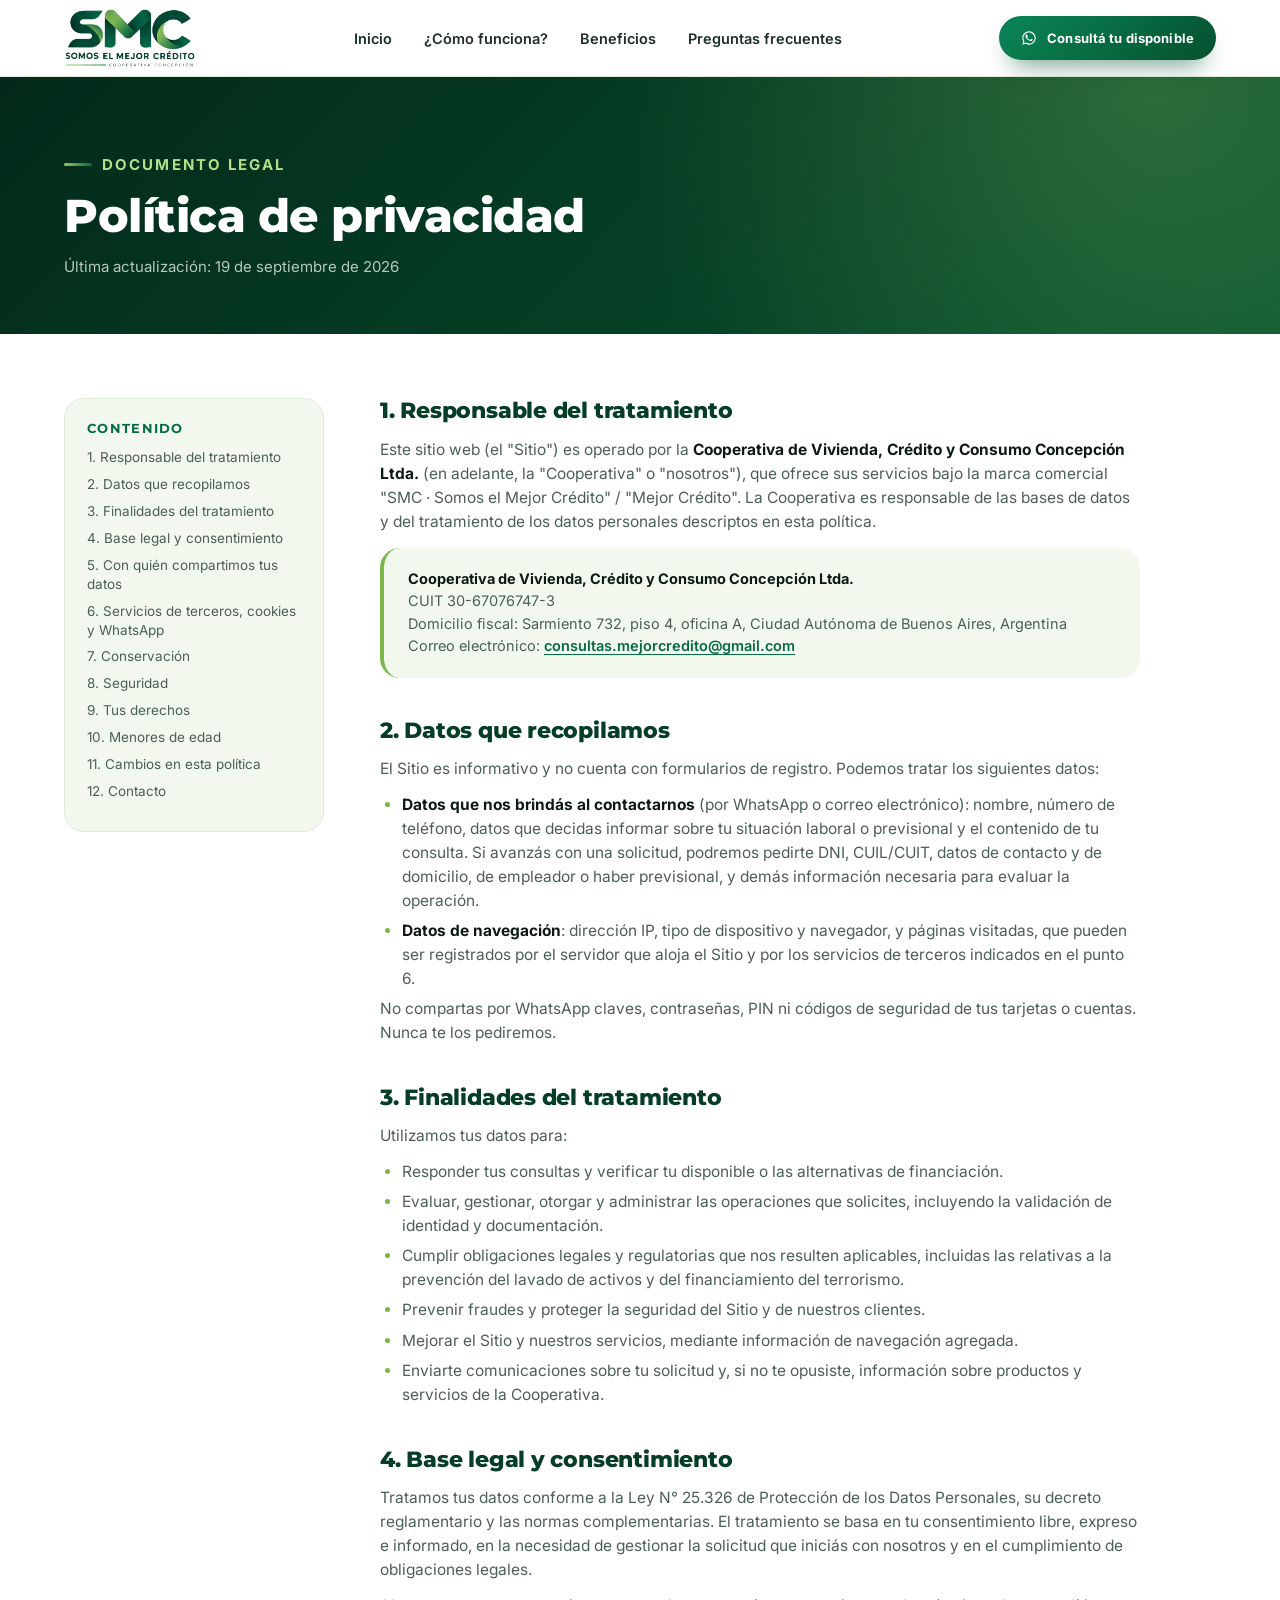
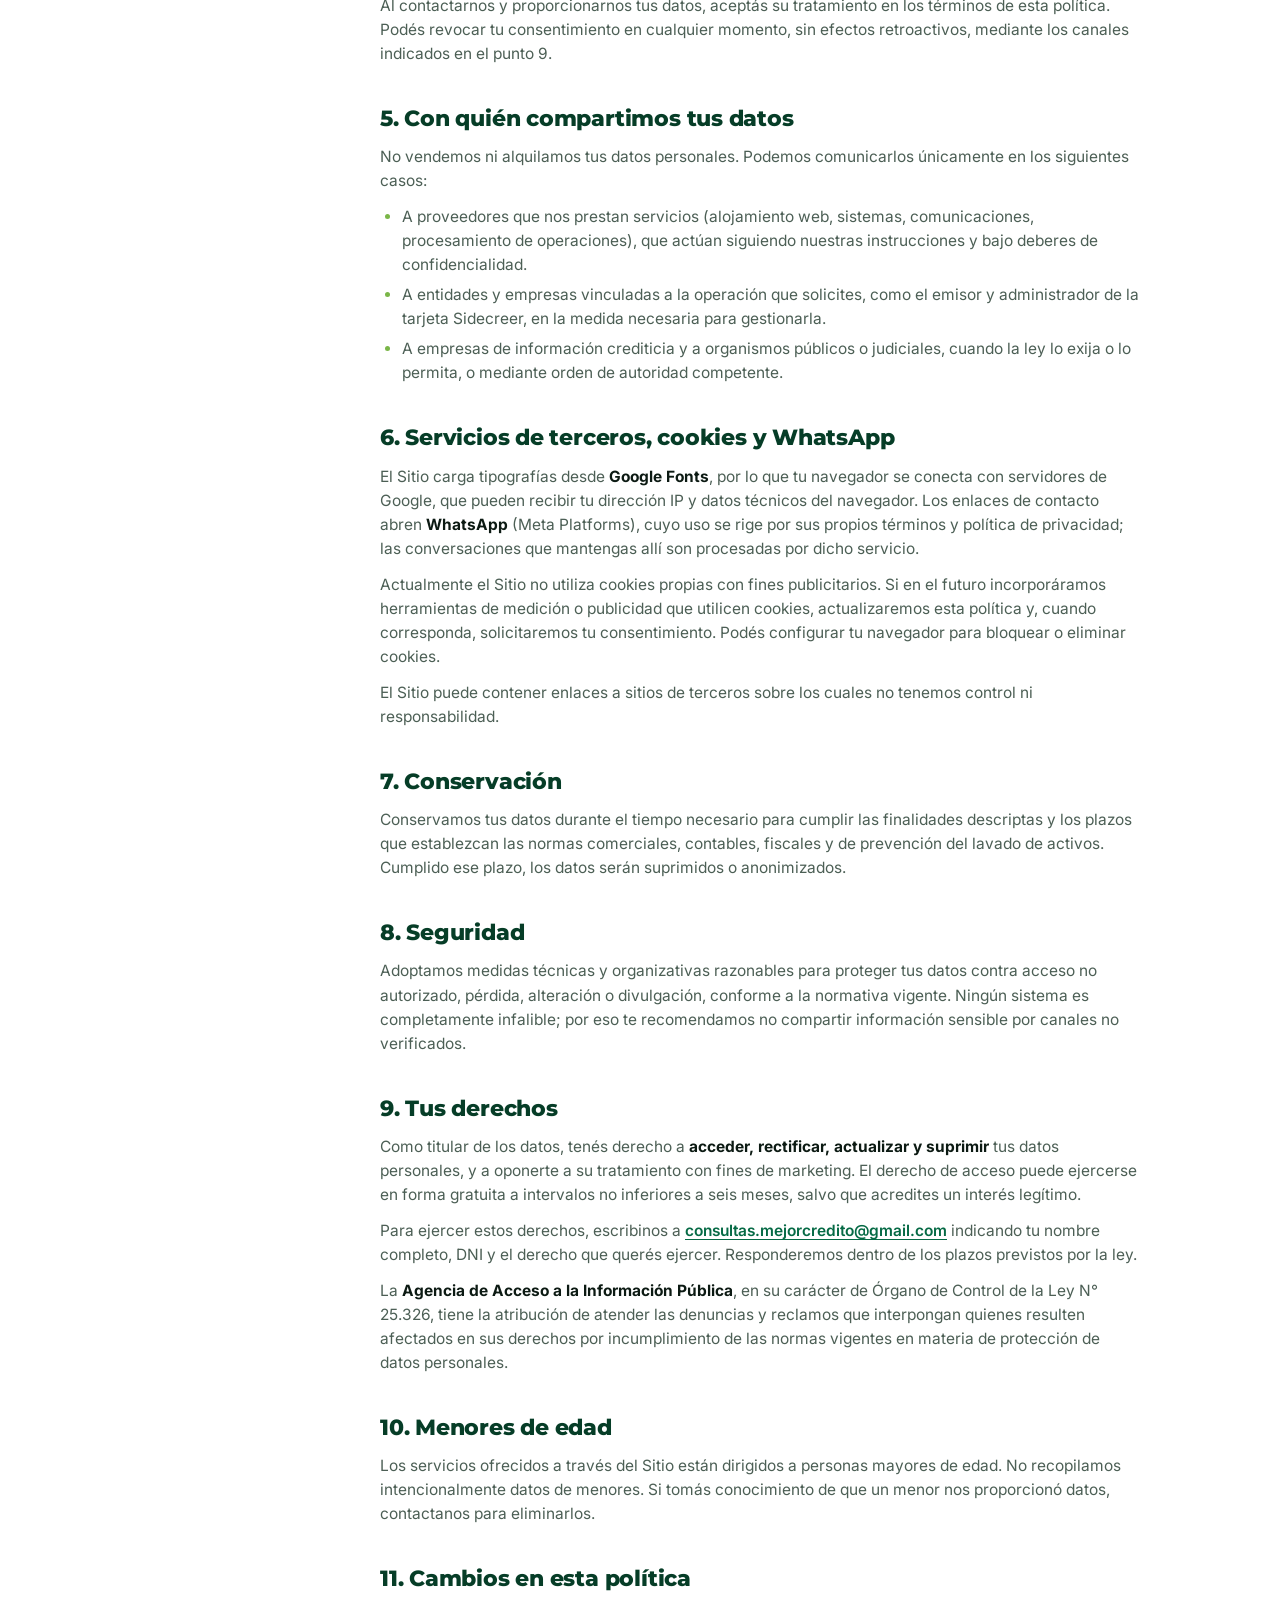
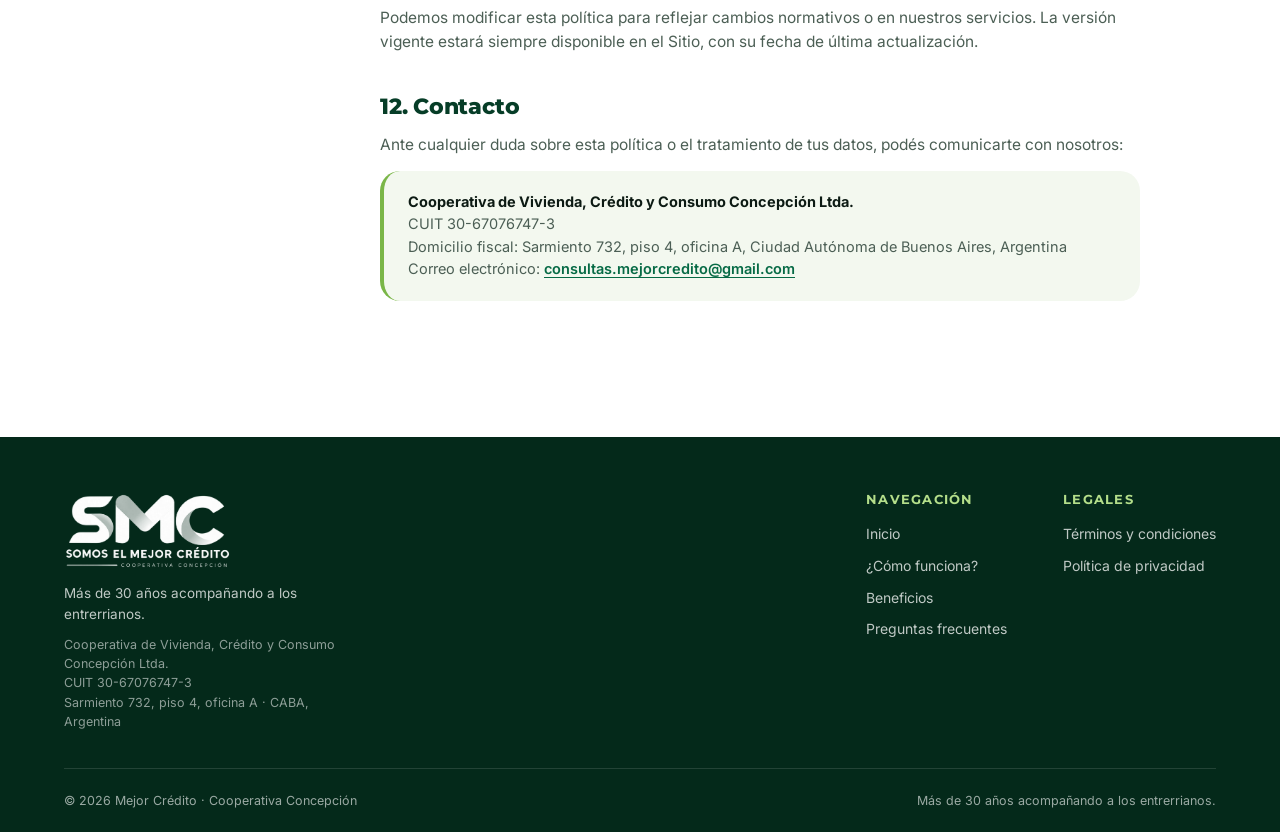
<file: politica-de-privacidad.html>
<!DOCTYPE html>
<html lang="es-AR">
<head>
<meta charset="UTF-8">
<meta name="viewport" content="width=device-width, initial-scale=1.0">
<title>Política de privacidad | SMC · Somos el Mejor Crédito</title>
<meta name="description" content="Política de privacidad de SMC · Somos el Mejor Crédito, operado por Cooperativa de Vivienda, Crédito y Consumo Concepción Ltda. Conocé cómo tratamos tus datos personales.">
<meta name="robots" content="index, follow">
<link rel="canonical" href="https://www.mejorcredito.com.ar/politica-de-privacidad.html">
<link rel="icon" type="image/png" href="assets/img/favicon.png">
<link rel="preconnect" href="https://fonts.googleapis.com">
<link rel="preconnect" href="https://fonts.gstatic.com" crossorigin>
<link href="https://fonts.googleapis.com/css2?family=Inter:wght@400;500;600;700&family=Montserrat:ital,wght@0,600;0,700;0,800;1,600&display=swap" rel="stylesheet">
<link rel="stylesheet" href="css/styles.css">
</head>
<body>

<a class="sr-only" href="#main">Saltar al contenido principal</a>

<header class="site-header">
  <div class="container">
    <a href="index.html" class="brand" aria-label="SMC Somos el Mejor Crédito - Inicio">
      <img src="assets/img/logo-smc.png" alt="SMC · Somos el Mejor Crédito - Cooperativa Concepción" width="132" height="60">
    </a>
    <nav class="main-nav" aria-label="Navegación principal">
      <ul>
        <li><a href="index.html#inicio">Inicio</a></li>
        <li><a href="index.html#como-funciona">¿Cómo funciona?</a></li>
        <li><a href="index.html#beneficios">Beneficios</a></li>
        <li><a href="index.html#preguntas-frecuentes">Preguntas frecuentes</a></li>
      </ul>
    </nav>
    <div class="header-cta">
      <a class="btn btn-primary btn-small" href="https://wa.me/5493434000000?text=Hola%2C%20quiero%20consultar%20mi%20disponible%20de%20Mejor%20Cr%C3%A9dito." target="_blank" rel="noopener">
        <svg width="16" height="16" viewBox="0 0 24 24" fill="currentColor" aria-hidden="true"><path d="M17.5 14.4c-.3-.1-1.7-.9-2-.9-.3-.1-.5-.1-.7.1-.2.3-.8.9-.9 1.1-.2.2-.3.2-.6.1-.3-.1-1.2-.4-2.3-1.4-.9-.8-1.4-1.7-1.6-2-.2-.3 0-.5.1-.6.1-.1.3-.3.4-.5.1-.2.2-.3.3-.5.1-.2 0-.4 0-.5C10 9 9.5 7.8 9.3 7.3c-.2-.5-.4-.4-.6-.4h-.5c-.2 0-.5.1-.7.3-.2.3-.9.9-.9 2.1s.9 2.5 1.1 2.6c.1.2 1.9 2.9 4.6 4 .6.3 1.1.4 1.5.5.6.2 1.2.2 1.6.1.5-.1 1.7-.7 1.9-1.3.2-.6.2-1.1.2-1.2-.1-.1-.3-.2-.6-.3z"/><path d="M12 2C6.5 2 2 6.5 2 12c0 1.9.5 3.6 1.4 5.1L2 22l5.1-1.3C8.6 21.5 10.3 22 12 22c5.5 0 10-4.5 10-10S17.5 2 12 2zm0 18c-1.6 0-3.1-.4-4.4-1.2l-.3-.2-3.1.8.8-3-.2-.3C4 14.9 3.6 13.5 3.6 12c0-4.6 3.8-8.4 8.4-8.4s8.4 3.8 8.4 8.4-3.8 8.4-8.4 8.4z"/></svg>
        Consultá tu disponible
      </a>
    </div>
  </div>
</header>

<main id="main">
  <section class="legal-hero">
    <div class="container">
      <p class="eyebrow">Documento legal</p>
      <h1>Política de privacidad</h1>
      <p>Última actualización: 19 de septiembre de 2026</p>
    </div>
  </section>

  <div class="legal-body">
    <div class="container legal-layout">
      <aside class="legal-toc" aria-label="Índice">
        <h2>Contenido</h2>
        <ul><li><a href="#responsable">1. Responsable del tratamiento</a></li><li><a href="#datos">2. Datos que recopilamos</a></li><li><a href="#finalidades">3. Finalidades del tratamiento</a></li><li><a href="#base-legal">4. Base legal y consentimiento</a></li><li><a href="#destinatarios">5. Con quién compartimos tus datos</a></li><li><a href="#terceros">6. Servicios de terceros, cookies y WhatsApp</a></li><li><a href="#conservacion">7. Conservación</a></li><li><a href="#seguridad">8. Seguridad</a></li><li><a href="#derechos">9. Tus derechos</a></li><li><a href="#menores">10. Menores de edad</a></li><li><a href="#cambios">11. Cambios en esta política</a></li><li><a href="#contacto">12. Contacto</a></li></ul>
      </aside>
      <article class="legal-content">
        <section id="responsable"><h2>1. Responsable del tratamiento</h2><p>Este sitio web (el "Sitio") es operado por la <strong>Cooperativa de Vivienda, Crédito y Consumo Concepción Ltda.</strong> (en adelante, la "Cooperativa" o "nosotros"), que ofrece sus servicios bajo la marca comercial "SMC · Somos el Mejor Crédito" / "Mejor Crédito". La Cooperativa es responsable de las bases de datos y del tratamiento de los datos personales descriptos en esta política.</p><div class="legal-card"><p><strong>Cooperativa de Vivienda, Crédito y Consumo Concepción Ltda.</strong><br>CUIT 30-67076747-3<br>Domicilio fiscal: Sarmiento 732, piso 4, oficina A, Ciudad Autónoma de Buenos Aires, Argentina<br>Correo electrónico: <a href="mailto:consultas.mejorcredito@gmail.com">consultas.mejorcredito@gmail.com</a></p></div></section>
        <section id="datos"><h2>2. Datos que recopilamos</h2><p>El Sitio es informativo y no cuenta con formularios de registro. Podemos tratar los siguientes datos:</p><ul><li><strong>Datos que nos brindás al contactarnos</strong> (por WhatsApp o correo electrónico): nombre, número de teléfono, datos que decidas informar sobre tu situación laboral o previsional y el contenido de tu consulta. Si avanzás con una solicitud, podremos pedirte DNI, CUIL/CUIT, datos de contacto y de domicilio, de empleador o haber previsional, y demás información necesaria para evaluar la operación.</li><li><strong>Datos de navegación</strong>: dirección IP, tipo de dispositivo y navegador, y páginas visitadas, que pueden ser registrados por el servidor que aloja el Sitio y por los servicios de terceros indicados en el punto 6.</li></ul><p>No compartas por WhatsApp claves, contraseñas, PIN ni códigos de seguridad de tus tarjetas o cuentas. Nunca te los pediremos.</p></section>
        <section id="finalidades"><h2>3. Finalidades del tratamiento</h2><p>Utilizamos tus datos para:</p><ul><li>Responder tus consultas y verificar tu disponible o las alternativas de financiación.</li><li>Evaluar, gestionar, otorgar y administrar las operaciones que solicites, incluyendo la validación de identidad y documentación.</li><li>Cumplir obligaciones legales y regulatorias que nos resulten aplicables, incluidas las relativas a la prevención del lavado de activos y del financiamiento del terrorismo.</li><li>Prevenir fraudes y proteger la seguridad del Sitio y de nuestros clientes.</li><li>Mejorar el Sitio y nuestros servicios, mediante información de navegación agregada.</li><li>Enviarte comunicaciones sobre tu solicitud y, si no te opusiste, información sobre productos y servicios de la Cooperativa.</li></ul></section>
        <section id="base-legal"><h2>4. Base legal y consentimiento</h2><p>Tratamos tus datos conforme a la Ley N° 25.326 de Protección de los Datos Personales, su decreto reglamentario y las normas complementarias. El tratamiento se basa en tu consentimiento libre, expreso e informado, en la necesidad de gestionar la solicitud que iniciás con nosotros y en el cumplimiento de obligaciones legales.</p><p>Al contactarnos y proporcionarnos tus datos, aceptás su tratamiento en los términos de esta política. Podés revocar tu consentimiento en cualquier momento, sin efectos retroactivos, mediante los canales indicados en el punto 9.</p></section>
        <section id="destinatarios"><h2>5. Con quién compartimos tus datos</h2><p>No vendemos ni alquilamos tus datos personales. Podemos comunicarlos únicamente en los siguientes casos:</p><ul><li>A proveedores que nos prestan servicios (alojamiento web, sistemas, comunicaciones, procesamiento de operaciones), que actúan siguiendo nuestras instrucciones y bajo deberes de confidencialidad.</li><li>A entidades y empresas vinculadas a la operación que solicites, como el emisor y administrador de la tarjeta Sidecreer, en la medida necesaria para gestionarla.</li><li>A empresas de información crediticia y a organismos públicos o judiciales, cuando la ley lo exija o lo permita, o mediante orden de autoridad competente.</li></ul></section>
        <section id="terceros"><h2>6. Servicios de terceros, cookies y WhatsApp</h2><p>El Sitio carga tipografías desde <strong>Google Fonts</strong>, por lo que tu navegador se conecta con servidores de Google, que pueden recibir tu dirección IP y datos técnicos del navegador. Los enlaces de contacto abren <strong>WhatsApp</strong> (Meta Platforms), cuyo uso se rige por sus propios términos y política de privacidad; las conversaciones que mantengas allí son procesadas por dicho servicio.</p><p>Actualmente el Sitio no utiliza cookies propias con fines publicitarios. Si en el futuro incorporáramos herramientas de medición o publicidad que utilicen cookies, actualizaremos esta política y, cuando corresponda, solicitaremos tu consentimiento. Podés configurar tu navegador para bloquear o eliminar cookies.</p><p>El Sitio puede contener enlaces a sitios de terceros sobre los cuales no tenemos control ni responsabilidad.</p></section>
        <section id="conservacion"><h2>7. Conservación</h2><p>Conservamos tus datos durante el tiempo necesario para cumplir las finalidades descriptas y los plazos que establezcan las normas comerciales, contables, fiscales y de prevención del lavado de activos. Cumplido ese plazo, los datos serán suprimidos o anonimizados.</p></section>
        <section id="seguridad"><h2>8. Seguridad</h2><p>Adoptamos medidas técnicas y organizativas razonables para proteger tus datos contra acceso no autorizado, pérdida, alteración o divulgación, conforme a la normativa vigente. Ningún sistema es completamente infalible; por eso te recomendamos no compartir información sensible por canales no verificados.</p></section>
        <section id="derechos"><h2>9. Tus derechos</h2><p>Como titular de los datos, tenés derecho a <strong>acceder, rectificar, actualizar y suprimir</strong> tus datos personales, y a oponerte a su tratamiento con fines de marketing. El derecho de acceso puede ejercerse en forma gratuita a intervalos no inferiores a seis meses, salvo que acredites un interés legítimo.</p><p>Para ejercer estos derechos, escribinos a <a href="mailto:consultas.mejorcredito@gmail.com">consultas.mejorcredito@gmail.com</a> indicando tu nombre completo, DNI y el derecho que querés ejercer. Responderemos dentro de los plazos previstos por la ley.</p><p>La <strong>Agencia de Acceso a la Información Pública</strong>, en su carácter de Órgano de Control de la Ley N° 25.326, tiene la atribución de atender las denuncias y reclamos que interpongan quienes resulten afectados en sus derechos por incumplimiento de las normas vigentes en materia de protección de datos personales.</p></section>
        <section id="menores"><h2>10. Menores de edad</h2><p>Los servicios ofrecidos a través del Sitio están dirigidos a personas mayores de edad. No recopilamos intencionalmente datos de menores. Si tomás conocimiento de que un menor nos proporcionó datos, contactanos para eliminarlos.</p></section>
        <section id="cambios"><h2>11. Cambios en esta política</h2><p>Podemos modificar esta política para reflejar cambios normativos o en nuestros servicios. La versión vigente estará siempre disponible en el Sitio, con su fecha de última actualización.</p></section>
        <section id="contacto"><h2>12. Contacto</h2><p>Ante cualquier duda sobre esta política o el tratamiento de tus datos, podés comunicarte con nosotros:</p><div class="legal-card"><p><strong>Cooperativa de Vivienda, Crédito y Consumo Concepción Ltda.</strong><br>CUIT 30-67076747-3<br>Domicilio fiscal: Sarmiento 732, piso 4, oficina A, Ciudad Autónoma de Buenos Aires, Argentina<br>Correo electrónico: <a href="mailto:consultas.mejorcredito@gmail.com">consultas.mejorcredito@gmail.com</a></p></div></section>
      </article>
    </div>
  </div>
</main>

<footer class="site-footer">
  <div class="container">
    <div class="footer-top">
      <div class="footer-brand">
        <img src="assets/img/logo-smc-white.png" alt="SMC · Somos el Mejor Crédito - Cooperativa Concepción" width="167" height="76">
        <p>Más de 30 años acompañando a los entrerrianos.</p>
        <p class="legal-id">Cooperativa de Vivienda, Crédito y Consumo Concepción Ltda.<br>CUIT 30-67076747-3<br>Sarmiento 732, piso 4, oficina A · CABA, Argentina</p>
      </div>
      <div class="footer-links">
        <div class="footer-col">
          <h4>Navegación</h4>
          <ul>
            <li><a href="index.html#inicio">Inicio</a></li>
            <li><a href="index.html#como-funciona">¿Cómo funciona?</a></li>
            <li><a href="index.html#beneficios">Beneficios</a></li>
            <li><a href="index.html#preguntas-frecuentes">Preguntas frecuentes</a></li>
          </ul>
        </div>
        <div class="footer-col">
          <h4>Legales</h4>
          <ul>
            <li><a href="terminos-y-condiciones.html">Términos y condiciones</a></li>
            <li><a href="politica-de-privacidad.html">Política de privacidad</a></li>
          </ul>
        </div>
      </div>
    </div>
    <div class="footer-bottom">
      <span>© <span id="year"></span> Mejor Crédito · Cooperativa Concepción</span>
      <span>Más de 30 años acompañando a los entrerrianos.</span>
    </div>
  </div>
</footer>

<script src="js/main.js"></script>
</body>
</html>
</file>
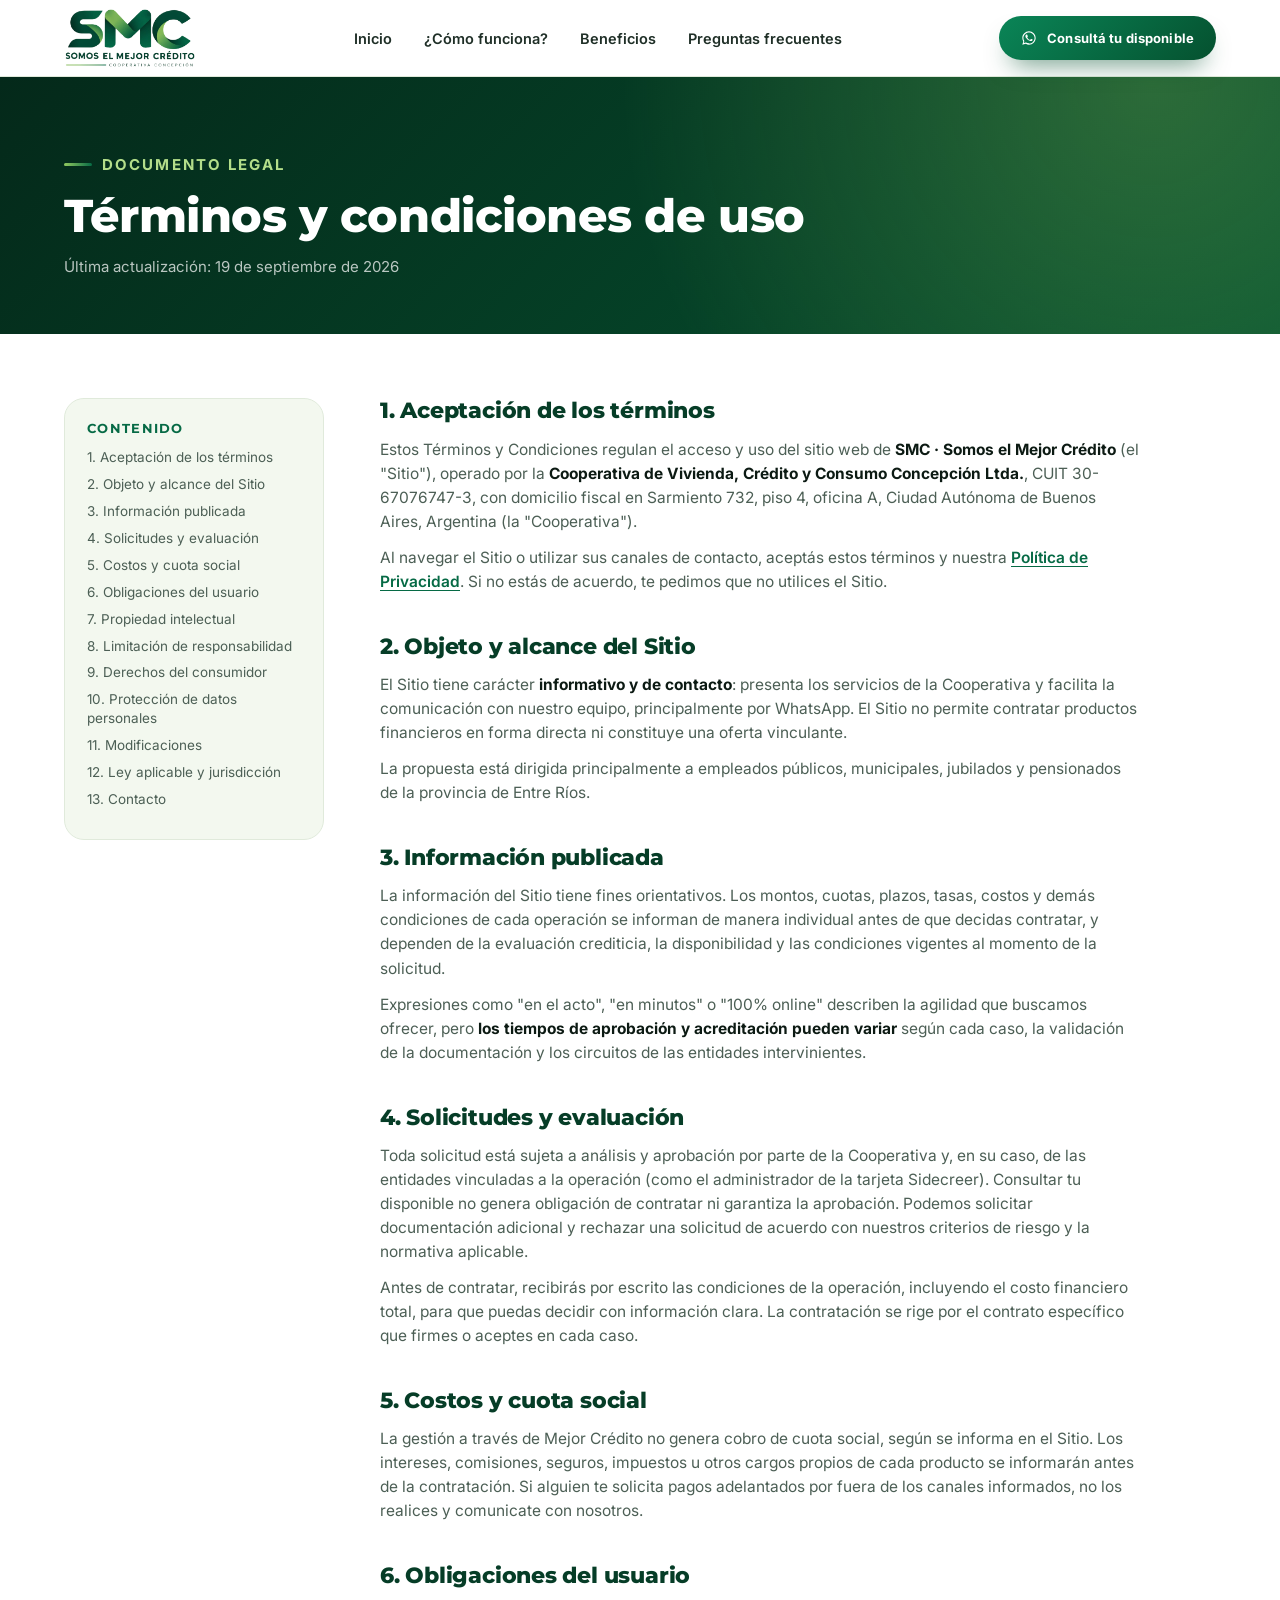
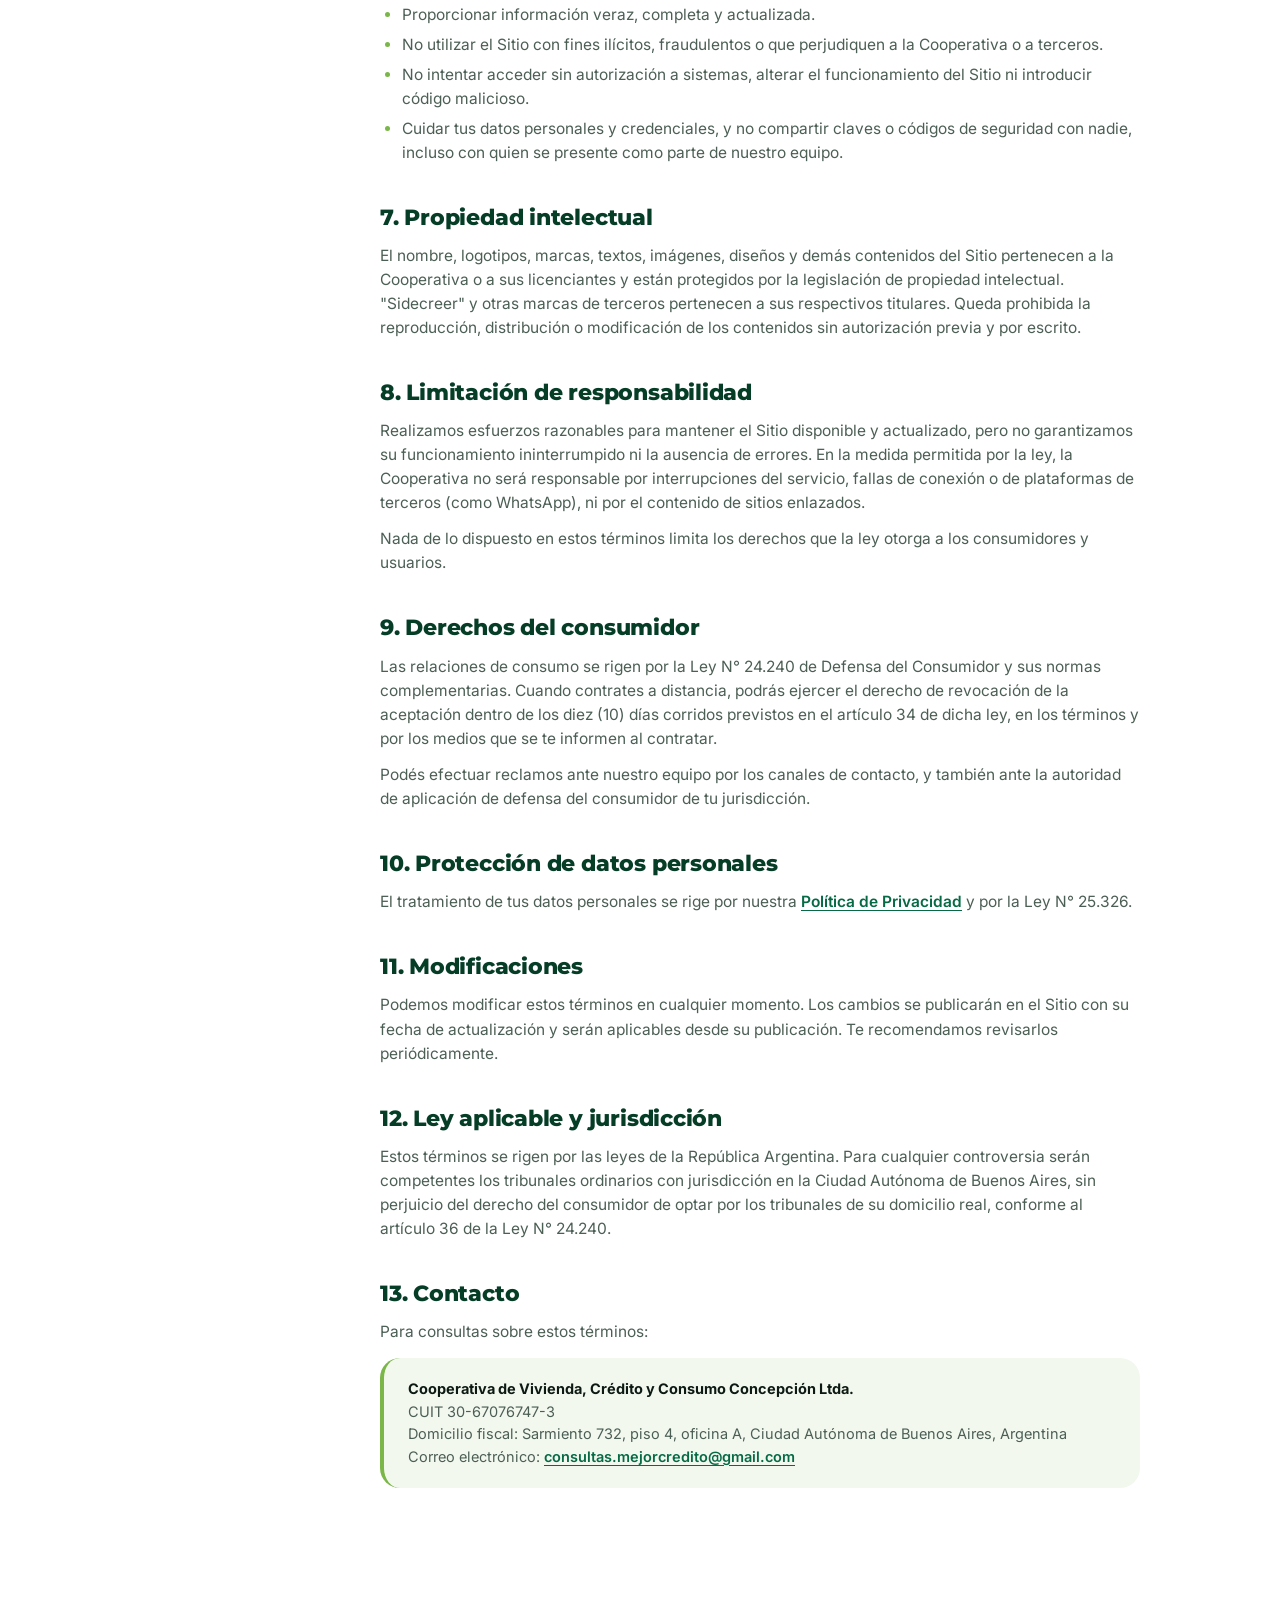
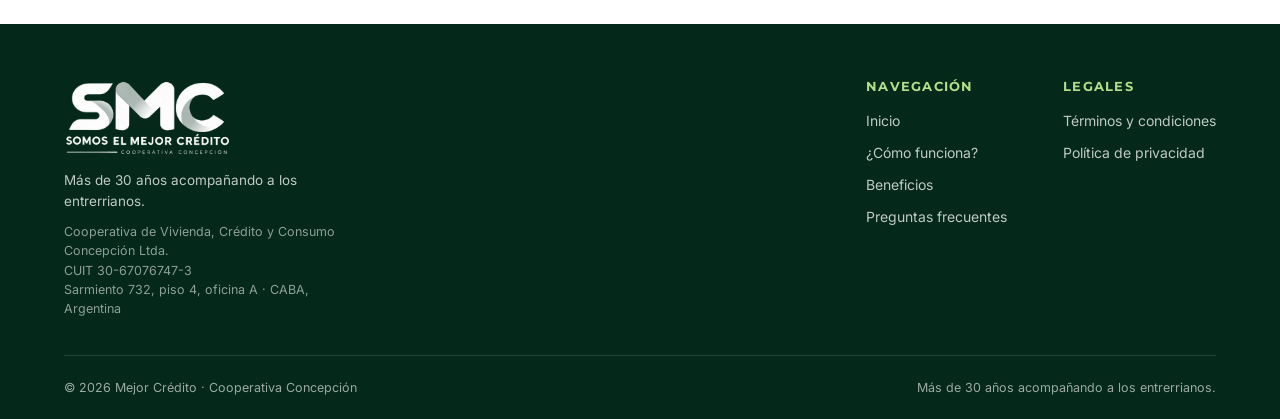
<file: terminos-y-condiciones.html>
<!DOCTYPE html>
<html lang="es-AR">
<head>
<meta charset="UTF-8">
<meta name="viewport" content="width=device-width, initial-scale=1.0">
<title>Términos y condiciones | SMC · Somos el Mejor Crédito</title>
<meta name="description" content="Términos y condiciones de uso del sitio web de SMC · Somos el Mejor Crédito, operado por Cooperativa de Vivienda, Crédito y Consumo Concepción Ltda.">
<meta name="robots" content="index, follow">
<link rel="canonical" href="https://www.mejorcredito.com.ar/terminos-y-condiciones.html">
<link rel="icon" type="image/png" href="assets/img/favicon.png">
<link rel="preconnect" href="https://fonts.googleapis.com">
<link rel="preconnect" href="https://fonts.gstatic.com" crossorigin>
<link href="https://fonts.googleapis.com/css2?family=Inter:wght@400;500;600;700&family=Montserrat:ital,wght@0,600;0,700;0,800;1,600&display=swap" rel="stylesheet">
<link rel="stylesheet" href="css/styles.css">
</head>
<body>

<a class="sr-only" href="#main">Saltar al contenido principal</a>

<header class="site-header">
  <div class="container">
    <a href="index.html" class="brand" aria-label="SMC Somos el Mejor Crédito - Inicio">
      <img src="assets/img/logo-smc.png" alt="SMC · Somos el Mejor Crédito - Cooperativa Concepción" width="132" height="60">
    </a>
    <nav class="main-nav" aria-label="Navegación principal">
      <ul>
        <li><a href="index.html#inicio">Inicio</a></li>
        <li><a href="index.html#como-funciona">¿Cómo funciona?</a></li>
        <li><a href="index.html#beneficios">Beneficios</a></li>
        <li><a href="index.html#preguntas-frecuentes">Preguntas frecuentes</a></li>
      </ul>
    </nav>
    <div class="header-cta">
      <a class="btn btn-primary btn-small" href="https://wa.me/5493434000000?text=Hola%2C%20quiero%20consultar%20mi%20disponible%20de%20Mejor%20Cr%C3%A9dito." target="_blank" rel="noopener">
        <svg width="16" height="16" viewBox="0 0 24 24" fill="currentColor" aria-hidden="true"><path d="M17.5 14.4c-.3-.1-1.7-.9-2-.9-.3-.1-.5-.1-.7.1-.2.3-.8.9-.9 1.1-.2.2-.3.2-.6.1-.3-.1-1.2-.4-2.3-1.4-.9-.8-1.4-1.7-1.6-2-.2-.3 0-.5.1-.6.1-.1.3-.3.4-.5.1-.2.2-.3.3-.5.1-.2 0-.4 0-.5C10 9 9.5 7.8 9.3 7.3c-.2-.5-.4-.4-.6-.4h-.5c-.2 0-.5.1-.7.3-.2.3-.9.9-.9 2.1s.9 2.5 1.1 2.6c.1.2 1.9 2.9 4.6 4 .6.3 1.1.4 1.5.5.6.2 1.2.2 1.6.1.5-.1 1.7-.7 1.9-1.3.2-.6.2-1.1.2-1.2-.1-.1-.3-.2-.6-.3z"/><path d="M12 2C6.5 2 2 6.5 2 12c0 1.9.5 3.6 1.4 5.1L2 22l5.1-1.3C8.6 21.5 10.3 22 12 22c5.5 0 10-4.5 10-10S17.5 2 12 2zm0 18c-1.6 0-3.1-.4-4.4-1.2l-.3-.2-3.1.8.8-3-.2-.3C4 14.9 3.6 13.5 3.6 12c0-4.6 3.8-8.4 8.4-8.4s8.4 3.8 8.4 8.4-3.8 8.4-8.4 8.4z"/></svg>
        Consultá tu disponible
      </a>
    </div>
  </div>
</header>

<main id="main">
  <section class="legal-hero">
    <div class="container">
      <p class="eyebrow">Documento legal</p>
      <h1>Términos y condiciones de uso</h1>
      <p>Última actualización: 19 de septiembre de 2026</p>
    </div>
  </section>

  <div class="legal-body">
    <div class="container legal-layout">
      <aside class="legal-toc" aria-label="Índice">
        <h2>Contenido</h2>
        <ul><li><a href="#aceptacion">1. Aceptación de los términos</a></li><li><a href="#objeto">2. Objeto y alcance del Sitio</a></li><li><a href="#informacion">3. Información publicada</a></li><li><a href="#solicitudes">4. Solicitudes y evaluación</a></li><li><a href="#costos">5. Costos y cuota social</a></li><li><a href="#usuario">6. Obligaciones del usuario</a></li><li><a href="#propiedad">7. Propiedad intelectual</a></li><li><a href="#responsabilidad">8. Limitación de responsabilidad</a></li><li><a href="#consumidor">9. Derechos del consumidor</a></li><li><a href="#privacidad">10. Protección de datos personales</a></li><li><a href="#modificaciones">11. Modificaciones</a></li><li><a href="#ley">12. Ley aplicable y jurisdicción</a></li><li><a href="#contacto">13. Contacto</a></li></ul>
      </aside>
      <article class="legal-content">
        <section id="aceptacion"><h2>1. Aceptación de los términos</h2><p>Estos Términos y Condiciones regulan el acceso y uso del sitio web de <strong>SMC · Somos el Mejor Crédito</strong> (el "Sitio"), operado por la <strong>Cooperativa de Vivienda, Crédito y Consumo Concepción Ltda.</strong>, CUIT 30-67076747-3, con domicilio fiscal en Sarmiento 732, piso 4, oficina A, Ciudad Autónoma de Buenos Aires, Argentina (la "Cooperativa").</p><p>Al navegar el Sitio o utilizar sus canales de contacto, aceptás estos términos y nuestra <a href="politica-de-privacidad.html">Política de Privacidad</a>. Si no estás de acuerdo, te pedimos que no utilices el Sitio.</p></section>
        <section id="objeto"><h2>2. Objeto y alcance del Sitio</h2><p>El Sitio tiene carácter <strong>informativo y de contacto</strong>: presenta los servicios de la Cooperativa y facilita la comunicación con nuestro equipo, principalmente por WhatsApp. El Sitio no permite contratar productos financieros en forma directa ni constituye una oferta vinculante.</p><p>La propuesta está dirigida principalmente a empleados públicos, municipales, jubilados y pensionados de la provincia de Entre Ríos.</p></section>
        <section id="informacion"><h2>3. Información publicada</h2><p>La información del Sitio tiene fines orientativos. Los montos, cuotas, plazos, tasas, costos y demás condiciones de cada operación se informan de manera individual antes de que decidas contratar, y dependen de la evaluación crediticia, la disponibilidad y las condiciones vigentes al momento de la solicitud.</p><p>Expresiones como "en el acto", "en minutos" o "100% online" describen la agilidad que buscamos ofrecer, pero <strong>los tiempos de aprobación y acreditación pueden variar</strong> según cada caso, la validación de la documentación y los circuitos de las entidades intervinientes.</p></section>
        <section id="solicitudes"><h2>4. Solicitudes y evaluación</h2><p>Toda solicitud está sujeta a análisis y aprobación por parte de la Cooperativa y, en su caso, de las entidades vinculadas a la operación (como el administrador de la tarjeta Sidecreer). Consultar tu disponible no genera obligación de contratar ni garantiza la aprobación. Podemos solicitar documentación adicional y rechazar una solicitud de acuerdo con nuestros criterios de riesgo y la normativa aplicable.</p><p>Antes de contratar, recibirás por escrito las condiciones de la operación, incluyendo el costo financiero total, para que puedas decidir con información clara. La contratación se rige por el contrato específico que firmes o aceptes en cada caso.</p></section>
        <section id="costos"><h2>5. Costos y cuota social</h2><p>La gestión a través de Mejor Crédito no genera cobro de cuota social, según se informa en el Sitio. Los intereses, comisiones, seguros, impuestos u otros cargos propios de cada producto se informarán antes de la contratación. Si alguien te solicita pagos adelantados por fuera de los canales informados, no los realices y comunicate con nosotros.</p></section>
        <section id="usuario"><h2>6. Obligaciones del usuario</h2><ul><li>Proporcionar información veraz, completa y actualizada.</li><li>No utilizar el Sitio con fines ilícitos, fraudulentos o que perjudiquen a la Cooperativa o a terceros.</li><li>No intentar acceder sin autorización a sistemas, alterar el funcionamiento del Sitio ni introducir código malicioso.</li><li>Cuidar tus datos personales y credenciales, y no compartir claves o códigos de seguridad con nadie, incluso con quien se presente como parte de nuestro equipo.</li></ul></section>
        <section id="propiedad"><h2>7. Propiedad intelectual</h2><p>El nombre, logotipos, marcas, textos, imágenes, diseños y demás contenidos del Sitio pertenecen a la Cooperativa o a sus licenciantes y están protegidos por la legislación de propiedad intelectual. "Sidecreer" y otras marcas de terceros pertenecen a sus respectivos titulares. Queda prohibida la reproducción, distribución o modificación de los contenidos sin autorización previa y por escrito.</p></section>
        <section id="responsabilidad"><h2>8. Limitación de responsabilidad</h2><p>Realizamos esfuerzos razonables para mantener el Sitio disponible y actualizado, pero no garantizamos su funcionamiento ininterrumpido ni la ausencia de errores. En la medida permitida por la ley, la Cooperativa no será responsable por interrupciones del servicio, fallas de conexión o de plataformas de terceros (como WhatsApp), ni por el contenido de sitios enlazados.</p><p>Nada de lo dispuesto en estos términos limita los derechos que la ley otorga a los consumidores y usuarios.</p></section>
        <section id="consumidor"><h2>9. Derechos del consumidor</h2><p>Las relaciones de consumo se rigen por la Ley N° 24.240 de Defensa del Consumidor y sus normas complementarias. Cuando contrates a distancia, podrás ejercer el derecho de revocación de la aceptación dentro de los diez (10) días corridos previstos en el artículo 34 de dicha ley, en los términos y por los medios que se te informen al contratar.</p><p>Podés efectuar reclamos ante nuestro equipo por los canales de contacto, y también ante la autoridad de aplicación de defensa del consumidor de tu jurisdicción.</p></section>
        <section id="privacidad"><h2>10. Protección de datos personales</h2><p>El tratamiento de tus datos personales se rige por nuestra <a href="politica-de-privacidad.html">Política de Privacidad</a> y por la Ley N° 25.326.</p></section>
        <section id="modificaciones"><h2>11. Modificaciones</h2><p>Podemos modificar estos términos en cualquier momento. Los cambios se publicarán en el Sitio con su fecha de actualización y serán aplicables desde su publicación. Te recomendamos revisarlos periódicamente.</p></section>
        <section id="ley"><h2>12. Ley aplicable y jurisdicción</h2><p>Estos términos se rigen por las leyes de la República Argentina. Para cualquier controversia serán competentes los tribunales ordinarios con jurisdicción en la Ciudad Autónoma de Buenos Aires, sin perjuicio del derecho del consumidor de optar por los tribunales de su domicilio real, conforme al artículo 36 de la Ley N° 24.240.</p></section>
        <section id="contacto"><h2>13. Contacto</h2><p>Para consultas sobre estos términos:</p><div class="legal-card"><p><strong>Cooperativa de Vivienda, Crédito y Consumo Concepción Ltda.</strong><br>CUIT 30-67076747-3<br>Domicilio fiscal: Sarmiento 732, piso 4, oficina A, Ciudad Autónoma de Buenos Aires, Argentina<br>Correo electrónico: <a href="mailto:consultas.mejorcredito@gmail.com">consultas.mejorcredito@gmail.com</a></p></div></section>
      </article>
    </div>
  </div>
</main>

<footer class="site-footer">
  <div class="container">
    <div class="footer-top">
      <div class="footer-brand">
        <img src="assets/img/logo-smc-white.png" alt="SMC · Somos el Mejor Crédito - Cooperativa Concepción" width="167" height="76">
        <p>Más de 30 años acompañando a los entrerrianos.</p>
        <p class="legal-id">Cooperativa de Vivienda, Crédito y Consumo Concepción Ltda.<br>CUIT 30-67076747-3<br>Sarmiento 732, piso 4, oficina A · CABA, Argentina</p>
      </div>
      <div class="footer-links">
        <div class="footer-col">
          <h4>Navegación</h4>
          <ul>
            <li><a href="index.html#inicio">Inicio</a></li>
            <li><a href="index.html#como-funciona">¿Cómo funciona?</a></li>
            <li><a href="index.html#beneficios">Beneficios</a></li>
            <li><a href="index.html#preguntas-frecuentes">Preguntas frecuentes</a></li>
          </ul>
        </div>
        <div class="footer-col">
          <h4>Legales</h4>
          <ul>
            <li><a href="terminos-y-condiciones.html">Términos y condiciones</a></li>
            <li><a href="politica-de-privacidad.html">Política de privacidad</a></li>
          </ul>
        </div>
      </div>
    </div>
    <div class="footer-bottom">
      <span>© <span id="year"></span> Mejor Crédito · Cooperativa Concepción</span>
      <span>Más de 30 años acompañando a los entrerrianos.</span>
    </div>
  </div>
</footer>

<script src="js/main.js"></script>
</body>
</html>
</file>
<file: css/styles.css>
/* ==========================================================================
   SMC · Somos el Mejor Crédito | Cooperativa Concepción — Landing
   Paleta tomada del logo: verde profundo, verde esmeralda y verde lima.
   ========================================================================== */

:root {
  --green-950: #04291a;
  --green-900: #063d27;
  --green-800: #05512f;
  --green-700: #066a45;
  --green-600: #0a8557;
  --lime-500: #7ab648;
  --lime-400: #92c95f;
  --lime-300: #b4de8a;
  --lime-100: #ebf5dd;
  --mist: #f3f8ef;
  --ink-900: #0c1a13;
  --ink-700: #1f2f27;
  --ink-500: #4c5f55;
  --ink-300: #83948b;
  --paper: #ffffff;
  --line: #e0eadb;
  --shadow: 0 24px 48px -24px rgba(4, 41, 26, 0.35);
  --shadow-soft: 0 12px 30px -18px rgba(4, 41, 26, 0.3);
  --radius-lg: 32px;
  --radius-md: 20px;
  --radius-sm: 12px;
  --radius-pill: 999px;
  --container: 1200px;
  --font-display: "Montserrat", "Segoe UI", system-ui, sans-serif;
  --font-body: "Inter", "Segoe UI", system-ui, sans-serif;
}

* {
  box-sizing: border-box;
}

html {
  scroll-behavior: smooth;
}

body {
  margin: 0;
  font-family: var(--font-body);
  color: var(--ink-700);
  background: var(--paper);
  -webkit-font-smoothing: antialiased;
  line-height: 1.55;
}

h1, h2, h3, h4 {
  font-family: var(--font-display);
  color: var(--green-900);
  line-height: 1.15;
  margin: 0;
  letter-spacing: -0.01em;
}

p {
  margin: 0;
}

a {
  color: inherit;
  text-decoration: none;
}

img {
  max-width: 100%;
  display: block;
}

ul {
  margin: 0;
  padding: 0;
  list-style: none;
}

button {
  font-family: inherit;
  cursor: pointer;
}

:focus-visible {
  outline: 3px solid var(--lime-500);
  outline-offset: 3px;
}

.container {
  width: 100%;
  max-width: var(--container);
  margin-inline: auto;
  padding-inline: 24px;
}

.section {
  padding: 96px 0;
}

.section--muted {
  background: var(--mist);
}

.eyebrow {
  display: inline-flex;
  align-items: center;
  gap: 10px;
  font-size: 12.5px;
  font-weight: 700;
  letter-spacing: 0.14em;
  text-transform: uppercase;
  color: var(--green-700);
  margin-bottom: 14px;
}

.eyebrow::before {
  content: "";
  width: 28px;
  height: 3px;
  border-radius: 3px;
  background: linear-gradient(90deg, var(--lime-400), var(--green-700));
}

.section-head {
  max-width: 640px;
  margin-bottom: 52px;
}

.section-head h2 {
  font-size: clamp(28px, 3.4vw, 40px);
  font-weight: 800;
}

.section-head p {
  margin-top: 12px;
  color: var(--ink-500);
  font-size: 17px;
}

/* ---------- Buttons ---------- */

.btn {
  display: inline-flex;
  align-items: center;
  gap: 10px;
  border: none;
  border-radius: var(--radius-pill);
  padding: 16px 30px;
  font-weight: 700;
  font-size: 15px;
  letter-spacing: 0.01em;
  transition: transform 0.15s ease, box-shadow 0.15s ease, background 0.15s ease;
  white-space: nowrap;
}

.btn svg {
  flex-shrink: 0;
}

.btn-primary {
  background: linear-gradient(135deg, var(--green-600), var(--green-800));
  color: #fff;
  box-shadow: 0 14px 26px -12px rgba(5, 81, 47, 0.7);
}

.btn-primary:hover {
  transform: translateY(-2px);
  box-shadow: 0 18px 32px -12px rgba(5, 81, 47, 0.8);
}

.btn-lime {
  background: var(--lime-500);
  color: var(--green-950);
  box-shadow: 0 14px 26px -12px rgba(122, 182, 72, 0.7);
}

.btn-lime:hover {
  background: var(--lime-400);
  transform: translateY(-2px);
}

.btn-small {
  padding: 12px 22px;
  font-size: 13px;
}

/* ---------- Header ---------- */

.site-header {
  position: sticky;
  top: 0;
  z-index: 100;
  background: rgba(255, 255, 255, 0.94);
  backdrop-filter: blur(12px);
  border-bottom: 1px solid var(--line);
}

.site-header .container {
  display: flex;
  align-items: center;
  justify-content: space-between;
  gap: 24px;
  padding-block: 8px;
}

.brand img {
  height: 60px;
  width: auto;
}

.main-nav ul {
  display: flex;
  gap: 32px;
}

.main-nav a {
  position: relative;
  font-size: 14.5px;
  font-weight: 600;
  color: var(--ink-700);
  padding-block: 6px;
  transition: color 0.15s ease;
}

.main-nav a::after {
  content: "";
  position: absolute;
  left: 0;
  bottom: 0;
  width: 0;
  height: 2px;
  background: var(--lime-500);
  transition: width 0.2s ease;
}

.main-nav a:hover {
  color: var(--green-700);
}

.main-nav a:hover::after {
  width: 100%;
}

.header-cta {
  display: flex;
  align-items: center;
}

@media (max-width: 900px) {
  .main-nav {
    display: none;
  }
  .brand img {
    height: 52px;
  }
}

/* ---------- Hero ---------- */

.hero {
  position: relative;
  overflow: hidden;
  padding: 72px 0 88px;
  color: #fff;
  background:
    radial-gradient(circle at 88% 12%, rgba(146, 201, 95, 0.32), transparent 42%),
    radial-gradient(circle at 5% 100%, rgba(10, 133, 87, 0.55), transparent 45%),
    linear-gradient(135deg, var(--green-950) 0%, var(--green-800) 100%);
}

.hero::after {
  content: "";
  position: absolute;
  right: -160px;
  bottom: -220px;
  width: 520px;
  height: 520px;
  border-radius: 50%;
  border: 70px solid rgba(146, 201, 95, 0.1);
  pointer-events: none;
}

.hero .container {
  position: relative;
  z-index: 1;
  display: grid;
  grid-template-columns: 1.05fr 0.95fr;
  gap: 64px;
  align-items: center;
}

.hero-tag {
  position: absolute;
  z-index: 2;
  top: 26px;
  right: 24px;
  text-align: right;
  font-family: var(--font-display);
  font-style: italic;
  font-weight: 600;
  color: var(--lime-300);
  font-size: 14px;
  transform: rotate(-3deg);
}

.hero-copy h1 {
  color: #fff;
  font-size: clamp(38px, 5vw, 62px);
  font-weight: 800;
  letter-spacing: -0.02em;
}

.hero-copy h1 .accent {
  display: block;
  color: var(--lime-400);
}

.hero-copy .lede {
  margin-top: 20px;
  font-size: 18.5px;
  color: rgba(255, 255, 255, 0.8);
  max-width: 500px;
}

.hero-copy .lede strong {
  color: #fff;
}

.hero-features {
  display: flex;
  flex-wrap: wrap;
  gap: 12px;
  margin: 30px 0 34px;
}

.hero-feature {
  display: flex;
  align-items: center;
  gap: 10px;
  font-size: 14px;
  font-weight: 600;
  color: #fff;
  padding: 6px 16px 6px 6px;
  border-radius: var(--radius-pill);
  background: rgba(255, 255, 255, 0.1);
  border: 1px solid rgba(255, 255, 255, 0.16);
}

.hero-feature .icon-chip {
  width: 32px;
  height: 32px;
  background: var(--lime-500);
  color: var(--green-950);
}

.icon-chip {
  display: inline-flex;
  align-items: center;
  justify-content: center;
  width: 42px;
  height: 42px;
  border-radius: 14px;
  background: var(--lime-100);
  color: var(--green-700);
  flex-shrink: 0;
}

.hero-foot {
  margin-top: 18px;
  font-size: 14px;
  color: rgba(255, 255, 255, 0.6);
}

.hero-visual {
  position: relative;
  max-width: 460px;
  justify-self: end;
  width: 100%;
}

.hero-visual::before {
  content: "";
  position: absolute;
  inset: 22px -22px -22px 22px;
  border-radius: var(--radius-lg);
  border: 2px solid var(--lime-500);
  opacity: 0.7;
}

.hero-photo {
  position: relative;
  border-radius: var(--radius-lg);
  overflow: hidden;
  aspect-ratio: 4 / 5;
  box-shadow: 0 34px 60px -24px rgba(0, 0, 0, 0.6);
  background: var(--green-700);
}

.hero-photo img {
  width: 100%;
  height: 100%;
  object-fit: cover;
  object-position: 30% 55%;
}

.hero-badge {
  position: absolute;
  z-index: 2;
  left: -28px;
  bottom: 36px;
  background: #fff;
  border-radius: var(--radius-md);
  box-shadow: var(--shadow);
  padding: 14px 18px;
  display: flex;
  align-items: center;
  gap: 12px;
  max-width: 250px;
}

.hero-badge .check {
  width: 40px;
  height: 40px;
  border-radius: 12px;
  background: var(--lime-500);
  color: var(--green-950);
  display: flex;
  align-items: center;
  justify-content: center;
  flex-shrink: 0;
}

.hero-badge p {
  font-size: 13.5px;
  font-weight: 600;
  color: var(--ink-700);
  line-height: 1.35;
}

.hero-badge strong {
  color: var(--green-700);
}

/* ---------- Trust / Trayectoria ---------- */

.trust-grid {
  display: grid;
  grid-template-columns: 0.9fr 1.3fr 0.85fr;
}

.trust-photo {
  position: relative;
  overflow: hidden;
  background: var(--green-800);
}

.trust-photo img {
  position: absolute;
  inset: 0;
  width: 100%;
  height: 100%;
  object-fit: cover;
  object-position: 50% 45%;
}

.trust-copy {
  padding: 72px 56px;
  display: flex;
  flex-direction: column;
  justify-content: center;
  gap: 16px;
}

.trust-copy h2 {
  font-size: clamp(25px, 3vw, 34px);
  font-weight: 800;
}

.trust-copy p {
  color: var(--ink-500);
  font-size: 15.5px;
}

.trust-copy .highlight {
  color: var(--green-700);
  font-weight: 700;
  padding-left: 16px;
  border-left: 4px solid var(--lime-500);
}

.trust-stats {
  background: linear-gradient(170deg, var(--green-900), var(--green-950));
  color: #fff;
  padding: 48px 40px;
  display: flex;
  flex-direction: column;
  justify-content: center;
  gap: 30px;
}

.trust-stat {
  display: flex;
  gap: 16px;
}

.trust-stat .icon-chip {
  background: rgba(146, 201, 95, 0.16);
  color: var(--lime-300);
}

.trust-stat h3 {
  color: #fff;
  font-size: 16px;
  margin-bottom: 4px;
}

.trust-stat p {
  color: rgba(255, 255, 255, 0.7);
  font-size: 13.5px;
}

@media (max-width: 980px) {
  .trust-grid {
    grid-template-columns: 1fr;
  }
  .trust-photo {
    min-height: 320px;
  }
  .trust-copy {
    padding: 44px 28px;
  }
  .trust-stats {
    padding: 36px 28px;
  }
}

/* ---------- Steps ---------- */

.steps-head {
  display: flex;
  align-items: flex-end;
  justify-content: space-between;
  gap: 24px;
  margin-bottom: 48px;
}

.steps-scribble {
  font-family: var(--font-display);
  font-style: italic;
  font-weight: 600;
  color: var(--green-700);
  text-align: center;
  font-size: 14px;
  transform: rotate(-2deg);
}

.steps-grid {
  display: grid;
  grid-template-columns: repeat(4, 1fr) auto;
  gap: 20px;
  align-items: stretch;
}

.step-card {
  background: #fff;
  border: 1px solid var(--line);
  border-radius: var(--radius-md);
  padding: 28px 24px;
  box-shadow: var(--shadow-soft);
  transition: transform 0.2s ease, border-color 0.2s ease;
}

.step-card:hover {
  transform: translateY(-4px);
  border-color: var(--lime-400);
}

.step-num {
  display: inline-flex;
  align-items: center;
  justify-content: center;
  width: 44px;
  height: 44px;
  border-radius: 14px;
  background: var(--lime-500);
  color: var(--green-950);
  font-family: var(--font-display);
  font-weight: 800;
  font-size: 18px;
  margin-bottom: 20px;
}

.step-card h3 {
  font-size: 17px;
  margin-bottom: 8px;
}

.step-card p {
  font-size: 14px;
  color: var(--ink-500);
}

.steps-cta {
  display: flex;
  align-items: center;
  justify-content: center;
  background: linear-gradient(160deg, var(--green-800), var(--green-950));
  border-radius: var(--radius-md);
  padding: 20px;
}

.steps-cta .btn {
  text-align: center;
  white-space: normal;
}

@media (max-width: 1080px) {
  .steps-grid {
    grid-template-columns: repeat(2, 1fr);
  }
  .steps-cta {
    grid-column: 1 / -1;
  }
}

@media (max-width: 560px) {
  .steps-grid {
    grid-template-columns: 1fr;
  }
}

/* ---------- Sidecreer ---------- */

.sidecreer {
  display: grid;
  grid-template-columns: 0.95fr 1.3fr 0.85fr;
  border-radius: var(--radius-lg);
  overflow: hidden;
  box-shadow: var(--shadow);
  background: #fff;
}

.sidecreer-photo {
  position: relative;
  background: var(--green-900);
  min-height: 420px;
}

.sidecreer-photo img {
  position: absolute;
  inset: 0;
  width: 100%;
  height: 100%;
  object-fit: cover;
  object-position: 50% 20%;
}

.sidecreer-body {
  padding: 52px;
  display: flex;
  flex-direction: column;
  justify-content: center;
  gap: 14px;
}

.sidecreer-body h2 {
  font-size: clamp(25px, 2.8vw, 32px);
  font-weight: 800;
}

.sidecreer-body h2 .brand-green {
  color: var(--green-600);
}

.sidecreer-body p {
  color: var(--ink-500);
  font-size: 15.5px;
}

.sidecreer-body .btn {
  margin-top: 10px;
  align-self: flex-start;
}

.sidecreer-aside {
  background: linear-gradient(170deg, var(--green-900), var(--green-950));
  padding: 44px 34px;
  display: flex;
  flex-direction: column;
  justify-content: center;
  gap: 12px;
}

.sidecreer-aside h3 {
  font-size: 17px;
  color: var(--lime-300);
}

.sidecreer-aside p {
  font-size: 14px;
  color: rgba(255, 255, 255, 0.75);
}

@media (max-width: 980px) {
  .sidecreer {
    grid-template-columns: 1fr;
  }
  .sidecreer-photo {
    min-height: 360px;
  }
  .sidecreer-body {
    padding: 36px 28px;
  }
}

/* ---------- Benefits ---------- */

.benefits-layout {
  display: grid;
  grid-template-columns: 1fr 340px;
  gap: 48px;
  align-items: start;
}

.benefits-grid {
  display: grid;
  grid-template-columns: repeat(3, 1fr);
  gap: 32px 26px;
}

.benefit-item .icon-chip {
  margin-bottom: 16px;
}

.benefit-item h3 {
  font-size: 16.5px;
  margin-bottom: 6px;
}

.benefit-item p {
  font-size: 14px;
  color: var(--ink-500);
}

.benefits-photo {
  border-radius: var(--radius-lg);
  overflow: hidden;
  position: relative;
  min-height: 460px;
  background: var(--green-800);
  box-shadow: var(--shadow);
}

.benefits-photo img {
  width: 100%;
  height: 100%;
  object-fit: cover;
  object-position: 50% 60%;
  position: absolute;
  inset: 0;
}

.benefits-tag {
  position: absolute;
  bottom: 18px;
  left: 18px;
  background: var(--lime-500);
  color: var(--green-950);
  padding: 9px 18px;
  border-radius: var(--radius-pill);
  font-family: var(--font-display);
  font-weight: 700;
  font-size: 13px;
  box-shadow: var(--shadow);
}

@media (max-width: 980px) {
  .benefits-layout {
    grid-template-columns: 1fr;
  }
  .benefits-grid {
    grid-template-columns: repeat(2, 1fr);
  }
  .benefits-photo {
    min-height: 320px;
  }
}

@media (max-width: 560px) {
  .benefits-grid {
    grid-template-columns: 1fr;
  }
}

/* ---------- Trust CTA + FAQ ---------- */

.split-section .container {
  display: grid;
  grid-template-columns: 1fr 1.15fr;
  gap: 56px;
  align-items: start;
}

.trust-cta-card {
  position: relative;
  overflow: hidden;
  border-radius: var(--radius-lg);
  box-shadow: var(--shadow);
  padding: 44px 40px;
  display: flex;
  flex-direction: column;
  gap: 16px;
  color: #fff;
  background:
    radial-gradient(circle at 100% 0%, rgba(146, 201, 95, 0.3), transparent 50%),
    linear-gradient(160deg, var(--green-800), var(--green-950));
}

.trust-cta-card h2 {
  color: #fff;
  font-size: clamp(23px, 2.6vw, 29px);
  font-weight: 800;
}

.trust-cta-card p {
  color: rgba(255, 255, 255, 0.78);
  font-size: 15px;
}

.trust-cta-card strong {
  color: #fff;
}

.trust-cta-card .btn {
  align-self: flex-start;
  margin-top: 6px;
  white-space: normal;
}

.faq-list {
  border-top: 1px solid var(--line);
}

.faq-item {
  border-bottom: 1px solid var(--line);
}

.faq-question {
  width: 100%;
  display: flex;
  align-items: center;
  justify-content: space-between;
  gap: 16px;
  padding: 20px 4px;
  text-align: left;
  font-size: 15.5px;
  font-weight: 600;
  color: var(--green-900);
}

.faq-question .plus {
  flex-shrink: 0;
  width: 28px;
  height: 28px;
  border-radius: 50%;
  background: var(--lime-100);
  color: var(--green-700);
  display: flex;
  align-items: center;
  justify-content: center;
  font-size: 17px;
  transition: transform 0.2s ease, background 0.2s ease;
}

.faq-item[open] .faq-question .plus {
  transform: rotate(45deg);
  background: var(--green-700);
  color: #fff;
}

.faq-answer {
  padding: 0 30px 22px 4px;
  color: var(--ink-500);
  font-size: 14.5px;
}

.faq-item summary {
  cursor: pointer;
  list-style: none;
}

.faq-item summary::-webkit-details-marker {
  display: none;
}

@media (max-width: 980px) {
  .split-section .container {
    grid-template-columns: 1fr;
  }
}

/* ---------- Final CTA ---------- */

.final-cta {
  padding: 64px 0;
  color: #fff;
  background:
    radial-gradient(circle at 0% 100%, rgba(146, 201, 95, 0.28), transparent 45%),
    linear-gradient(120deg, var(--green-950), var(--green-700));
}

.final-cta .container {
  display: flex;
  align-items: center;
  justify-content: space-between;
  gap: 32px;
  flex-wrap: wrap;
}

.final-cta h2 {
  color: #fff;
  font-size: clamp(25px, 3vw, 34px);
  font-weight: 800;
  max-width: 520px;
}

.final-cta-right {
  display: flex;
  flex-direction: column;
  align-items: flex-start;
  gap: 10px;
}

.final-cta small {
  color: rgba(255, 255, 255, 0.75);
  font-size: 13px;
}

/* ---------- Footer ---------- */

.site-footer {
  background: var(--green-950);
  color: rgba(255, 255, 255, 0.75);
  padding: 56px 0 22px;
}

.footer-top {
  display: flex;
  justify-content: space-between;
  align-items: flex-start;
  gap: 32px;
  flex-wrap: wrap;
  padding-bottom: 36px;
  border-bottom: 1px solid rgba(255, 255, 255, 0.12);
}

.footer-brand img {
  height: 76px;
  width: auto;
  margin-bottom: 14px;
}

.footer-brand p {
  font-size: 13.5px;
  max-width: 300px;
}

.footer-brand .legal-id {
  margin-top: 10px;
  font-size: 12.5px;
  color: rgba(255, 255, 255, 0.55);
}

.footer-links {
  display: flex;
  gap: 56px;
  flex-wrap: wrap;
}

.footer-col h4 {
  color: var(--lime-300);
  font-size: 12.5px;
  letter-spacing: 0.1em;
  text-transform: uppercase;
  margin-bottom: 16px;
}

.footer-col li {
  margin-bottom: 10px;
  font-size: 14px;
}

.footer-col a:hover {
  color: #fff;
}

.footer-bottom {
  display: flex;
  justify-content: space-between;
  gap: 16px;
  flex-wrap: wrap;
  padding-top: 22px;
  font-size: 12.5px;
  color: rgba(255, 255, 255, 0.6);
}

/* ---------- WhatsApp float button ---------- */

.wa-float {
  position: fixed;
  bottom: 22px;
  right: 22px;
  z-index: 200;
  display: flex;
  align-items: center;
  gap: 10px;
  background: var(--lime-500);
  color: var(--green-950);
  padding: 14px 18px;
  border-radius: var(--radius-pill);
  box-shadow: 0 14px 28px -8px rgba(4, 41, 26, 0.55);
  font-weight: 700;
  font-size: 14px;
  transition: transform 0.15s ease, background 0.15s ease;
}

.wa-float:hover {
  background: var(--lime-400);
  transform: translateY(-2px);
}

.wa-float span {
  display: none;
}

@media (min-width: 640px) {
  .wa-float span {
    display: inline;
  }
}

/* ---------- Legal pages ---------- */

.legal-hero {
  padding: 64px 0 56px;
  color: #fff;
  background:
    radial-gradient(circle at 90% 0%, rgba(146, 201, 95, 0.28), transparent 45%),
    linear-gradient(135deg, var(--green-950), var(--green-800));
}

.legal-hero h1 {
  color: #fff;
  font-size: clamp(30px, 4.2vw, 46px);
  font-weight: 800;
}

.legal-hero p {
  margin-top: 12px;
  color: rgba(255, 255, 255, 0.72);
  font-size: 15px;
}

.legal-hero .eyebrow {
  color: var(--lime-300);
}

.legal-body {
  padding: 64px 0 96px;
}

.legal-layout {
  display: grid;
  grid-template-columns: 260px 1fr;
  gap: 56px;
  align-items: start;
}

.legal-toc {
  position: sticky;
  top: 96px;
  padding: 22px;
  border-radius: var(--radius-md);
  background: var(--mist);
  border: 1px solid var(--line);
}

.legal-toc h2 {
  font-size: 13px;
  letter-spacing: 0.1em;
  text-transform: uppercase;
  color: var(--green-700);
  margin-bottom: 12px;
}

.legal-toc li {
  margin-bottom: 8px;
  font-size: 13.5px;
  line-height: 1.4;
}

.legal-toc a {
  color: var(--ink-500);
}

.legal-toc a:hover {
  color: var(--green-700);
}

.legal-content {
  max-width: 760px;
}

.legal-content section {
  scroll-margin-top: 96px;
  margin-bottom: 40px;
}

.legal-content h2 {
  font-size: 22px;
  font-weight: 800;
  margin-bottom: 14px;
}

.legal-content h3 {
  font-size: 16px;
  margin: 20px 0 8px;
}

.legal-content p,
.legal-content li {
  font-size: 15.5px;
  color: var(--ink-500);
}

.legal-content p + p {
  margin-top: 12px;
}

.legal-content ul {
  margin: 12px 0 0;
  padding-left: 22px;
  list-style: disc;
}

.legal-content li {
  margin-bottom: 6px;
}

.legal-content li::marker {
  color: var(--lime-500);
}

.legal-content a {
  color: var(--green-700);
  font-weight: 600;
  text-decoration: underline;
  text-underline-offset: 3px;
}

.legal-content strong {
  color: var(--ink-900);
}

.legal-card {
  margin-top: 14px;
  padding: 20px 24px;
  border-radius: var(--radius-md);
  background: var(--mist);
  border-left: 4px solid var(--lime-500);
}

.legal-card p {
  font-size: 14.5px;
}

@media (max-width: 900px) {
  .legal-layout {
    grid-template-columns: 1fr;
    gap: 32px;
  }
  .legal-toc {
    position: static;
  }
}

/* ---------- Utility / responsive ---------- */

.sr-only {
  position: absolute;
  width: 1px;
  height: 1px;
  overflow: hidden;
  clip: rect(0 0 0 0);
  white-space: nowrap;
}

@media (max-width: 980px) {
  .hero {
    padding: 48px 0 72px;
  }
  .hero .container {
    grid-template-columns: 1fr;
    gap: 48px;
  }
  .hero-visual {
    order: -1;
    justify-self: center;
    max-width: 380px;
  }
  .hero-visual::before {
    inset: 16px -12px -16px 12px;
  }
  .hero-badge {
    left: -8px;
  }
  .hero-tag {
    display: none;
  }
  .section {
    padding: 68px 0;
  }
}

@media (max-width: 640px) {
  .header-cta .btn-small {
    padding: 10px 16px;
  }
  .final-cta .container {
    flex-direction: column;
    align-items: flex-start;
  }
  .final-cta-right {
    width: 100%;
  }
  .final-cta .btn-block-mobile {
    width: 100%;
    justify-content: center;
  }
  .trust-cta-card {
    padding: 34px 26px;
  }
  .btn {
    white-space: normal;
  }
}
</file>
